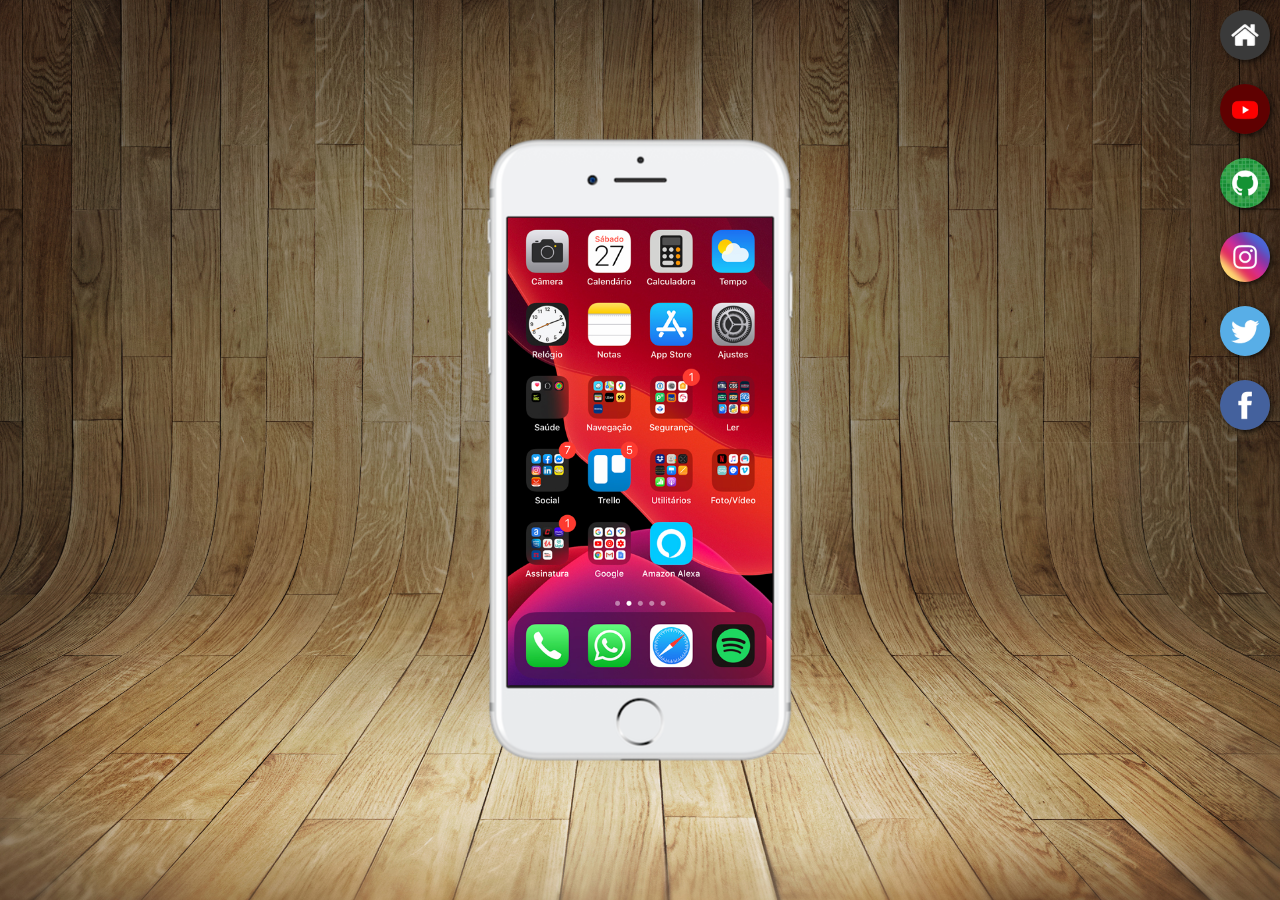
<file: index.html>
<!DOCTYPE html>
<html lang="pt-br">
<head>
    <meta charset="UTF-8">
    <meta name="viewport" content="width=device-width, initial-scale=1.0">
    <title>Projeto redes sociais</title>
    <link rel="shortcut icon" href="favicon.ico" type="image/x-icon">
    <link rel="stylesheet" href="estilos/style.css">
</head>
<body>
     <main>
        <section id="redes-sociais">
            <a href="home.html" target="tela">
                <img src="imagens/logo-home.jpg" alt="">
            </a>
            <br>
            <a href="youtube.html" target="tela"><img src="imagens/logo-youtube.jpg" alt=""></img></a>
            <br>
            <a href="github.html" target="tela"><img src="imagens/logo-github.jpg" alt=""> </a>
            <br>
            <a href="instagram.html" target="tela"><img src="imagens/logo-instagram.jpg" alt=""> </a>
            <br>
            <a href="twitter.html" target="tela">
                <img src="imagens/logo-twitter.jpg" alt="">
            </a>
            <br>
            <a href="facebook.html" target="tela"><img src="imagens/logo-facebook.jpg" alt=""></a>

        </section>
        
        <section id="telefone">
            <iframe src="home.html" name="tela" id="tela" frameborder="0">Seu navegador não é compativel.</iframe>

        </section>

     </main>
</body>
</html>
</file>
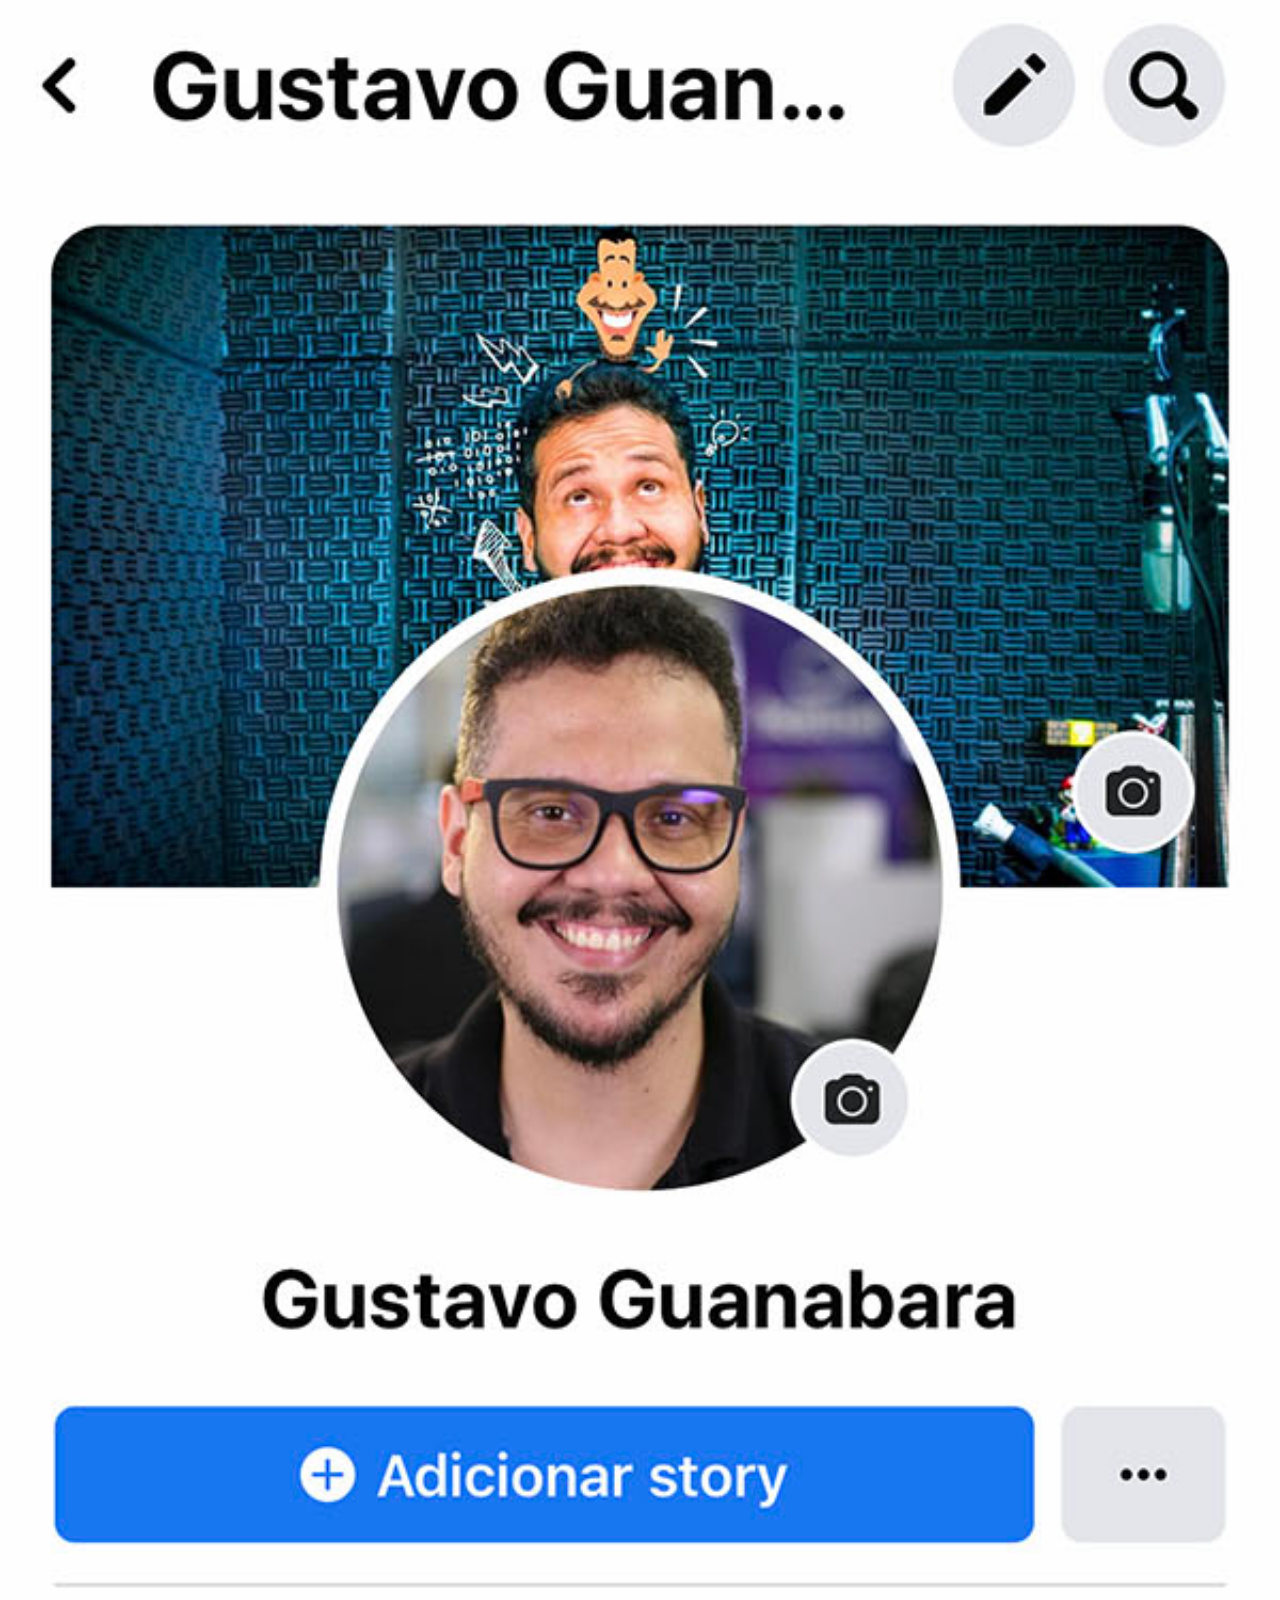
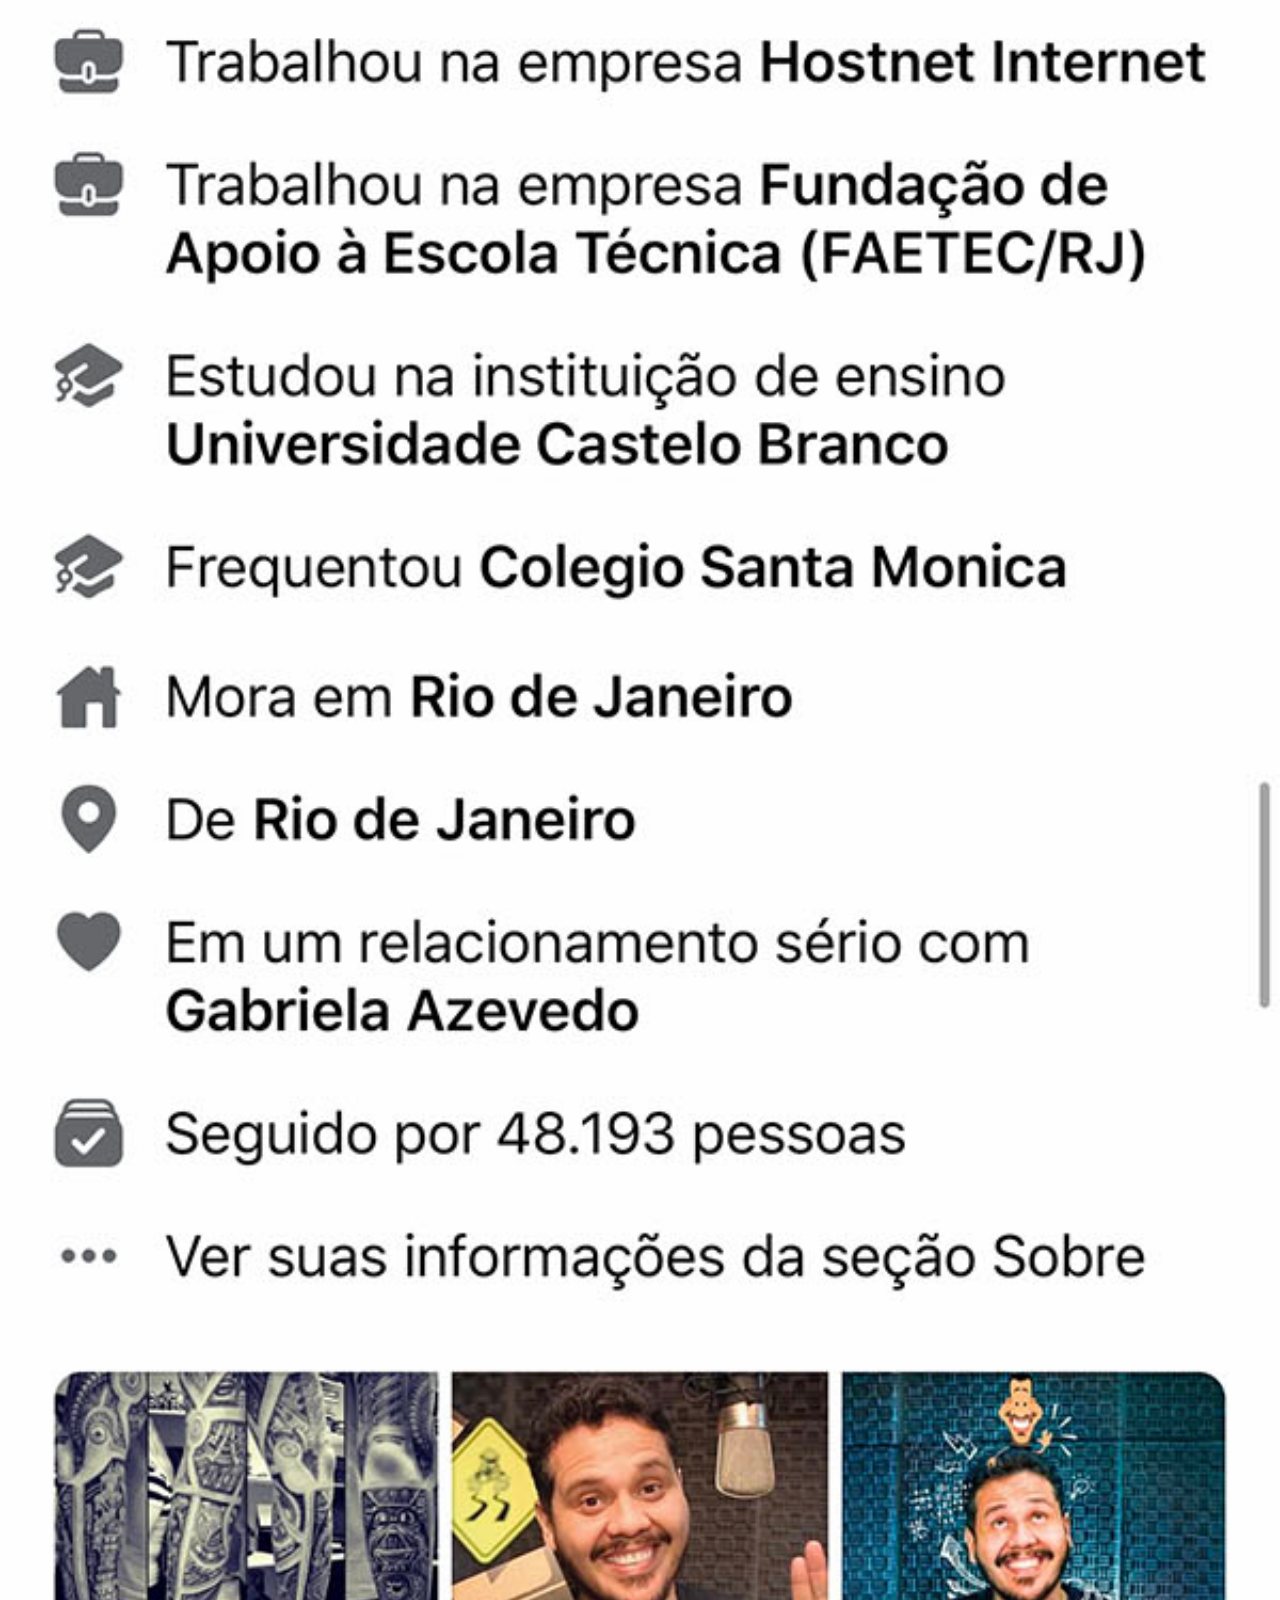
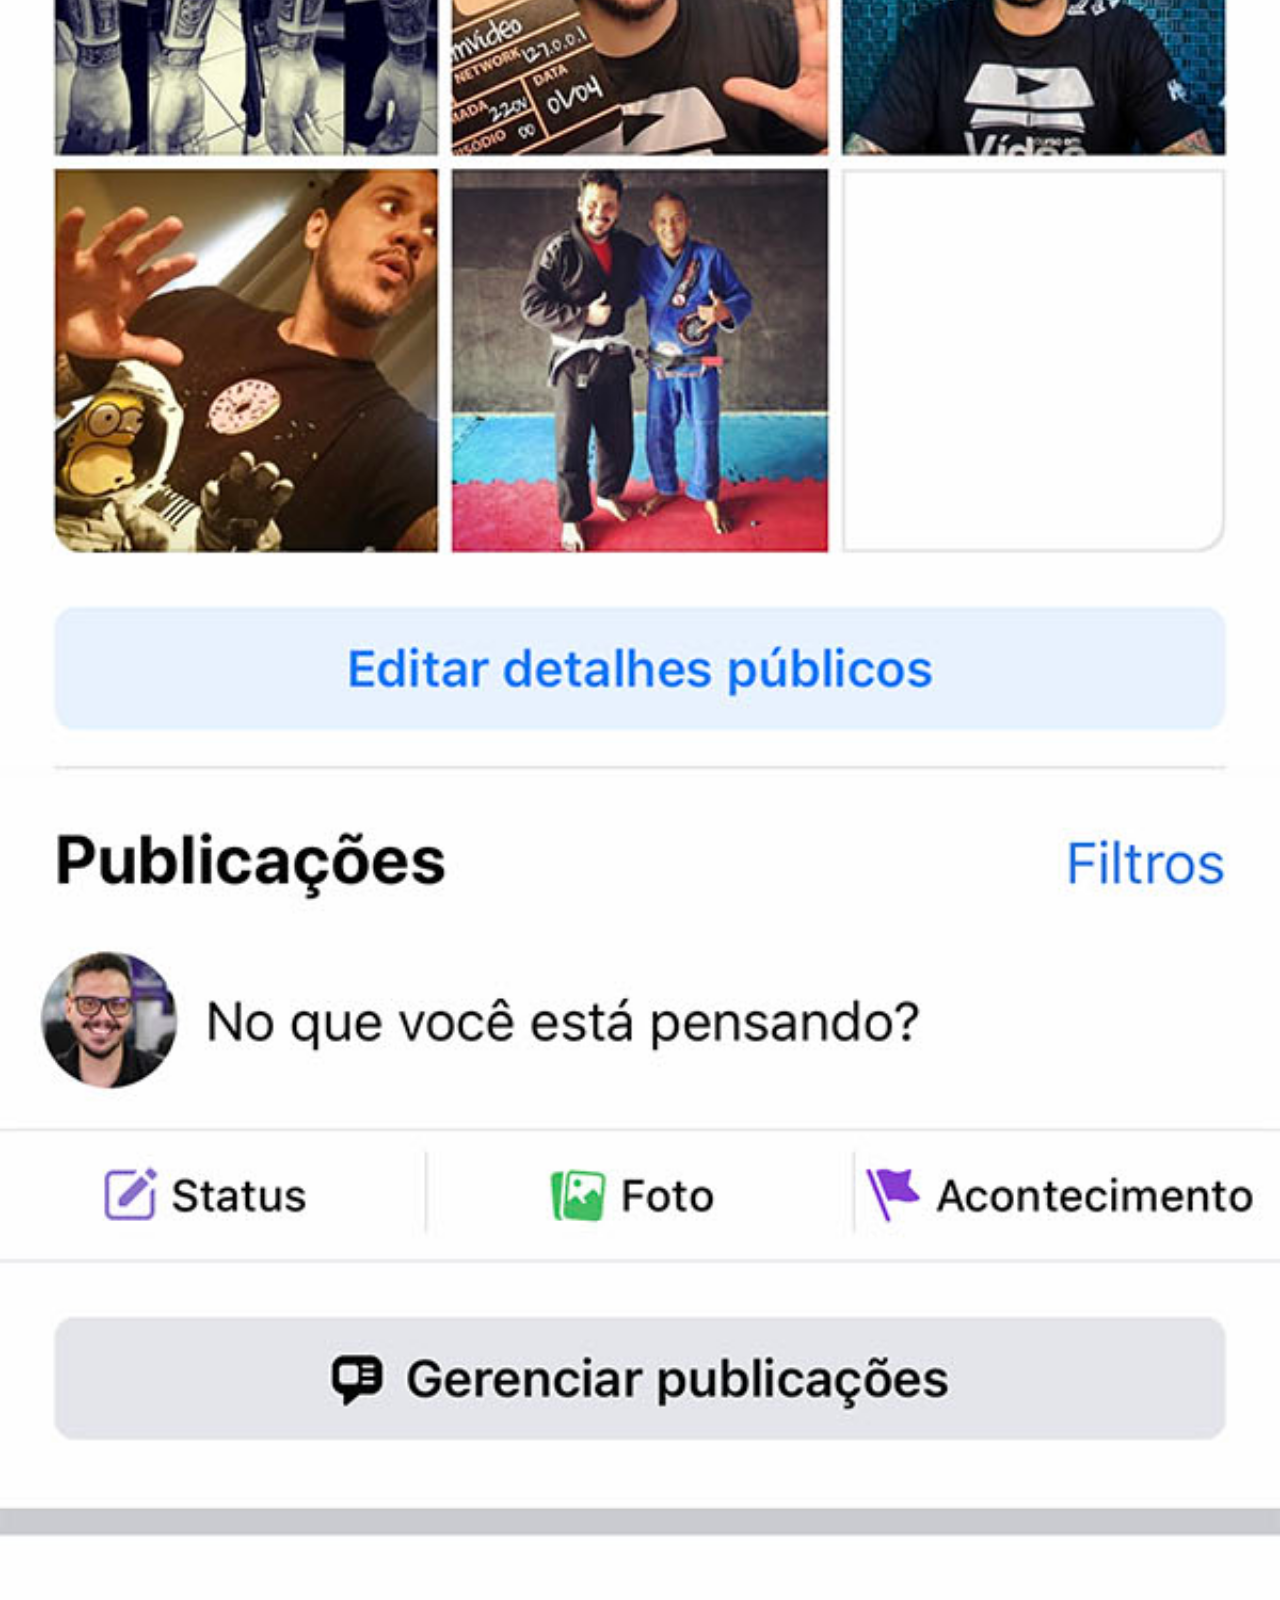
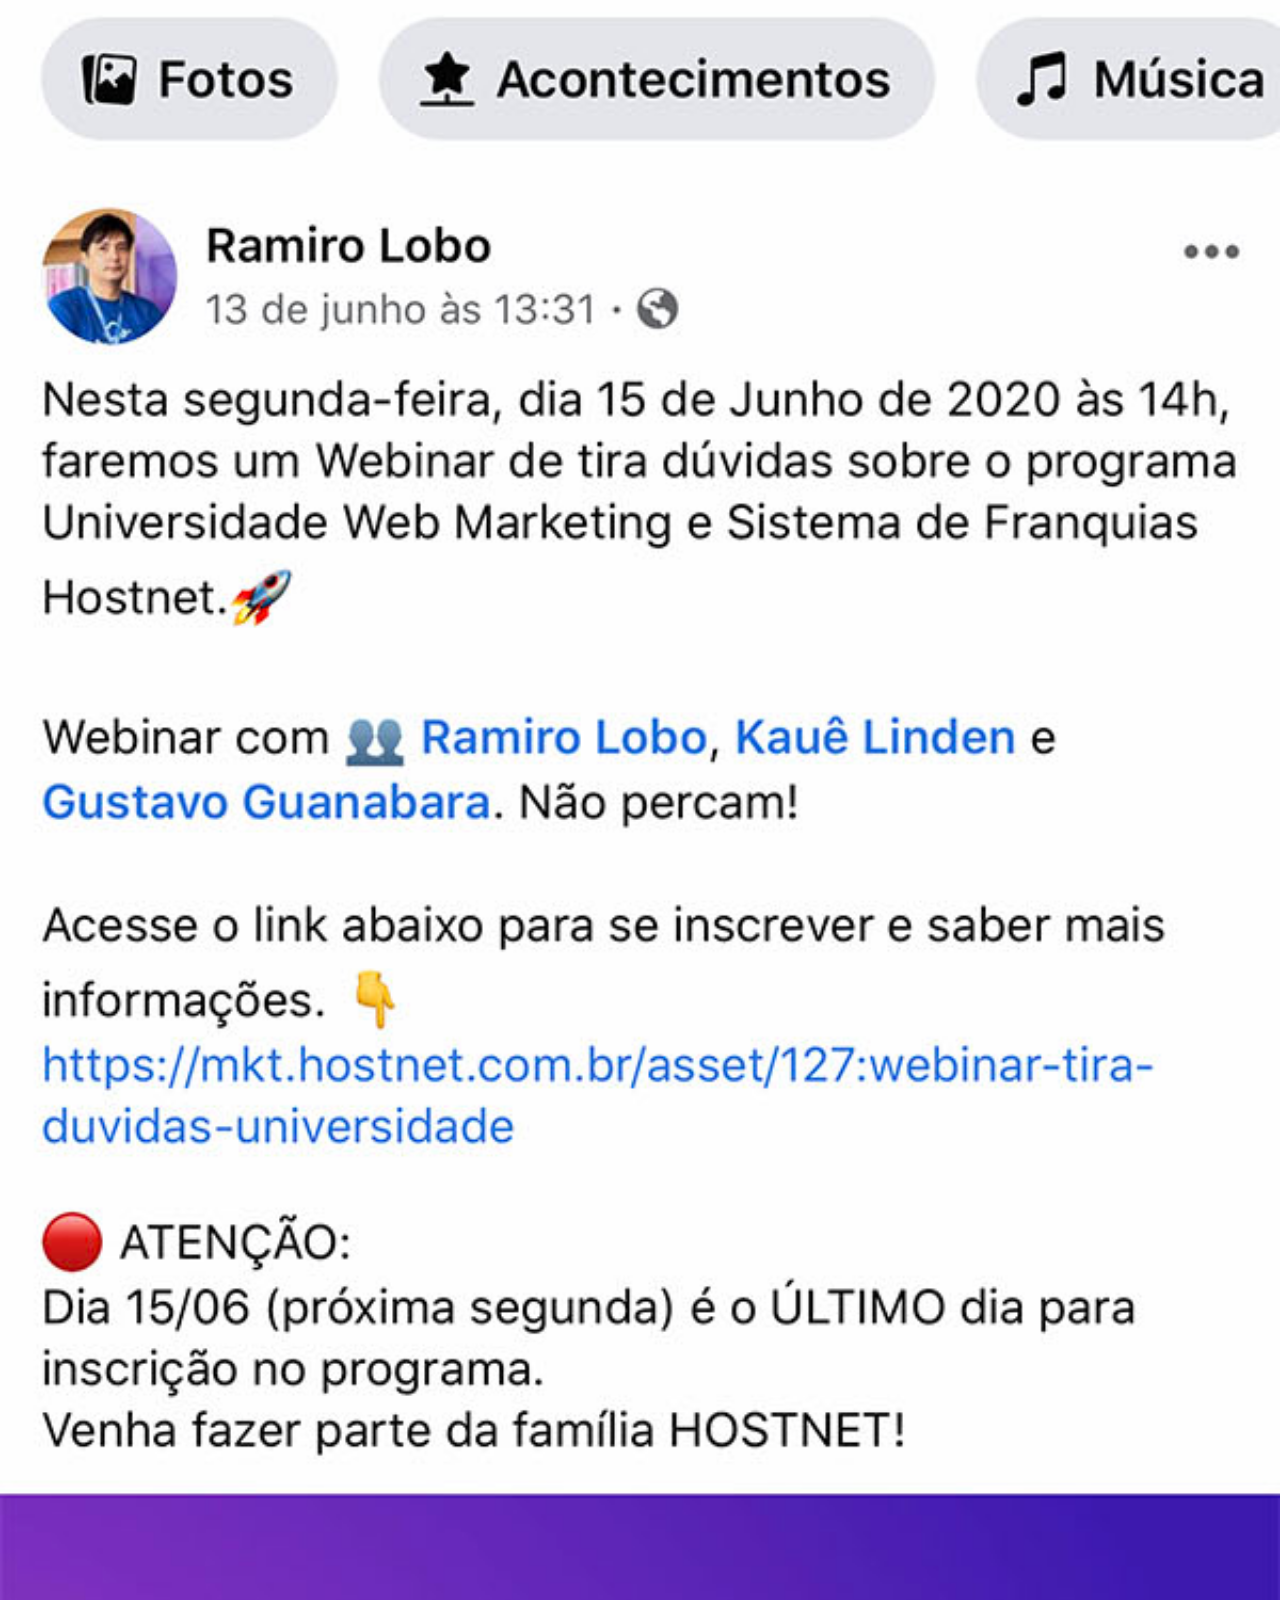
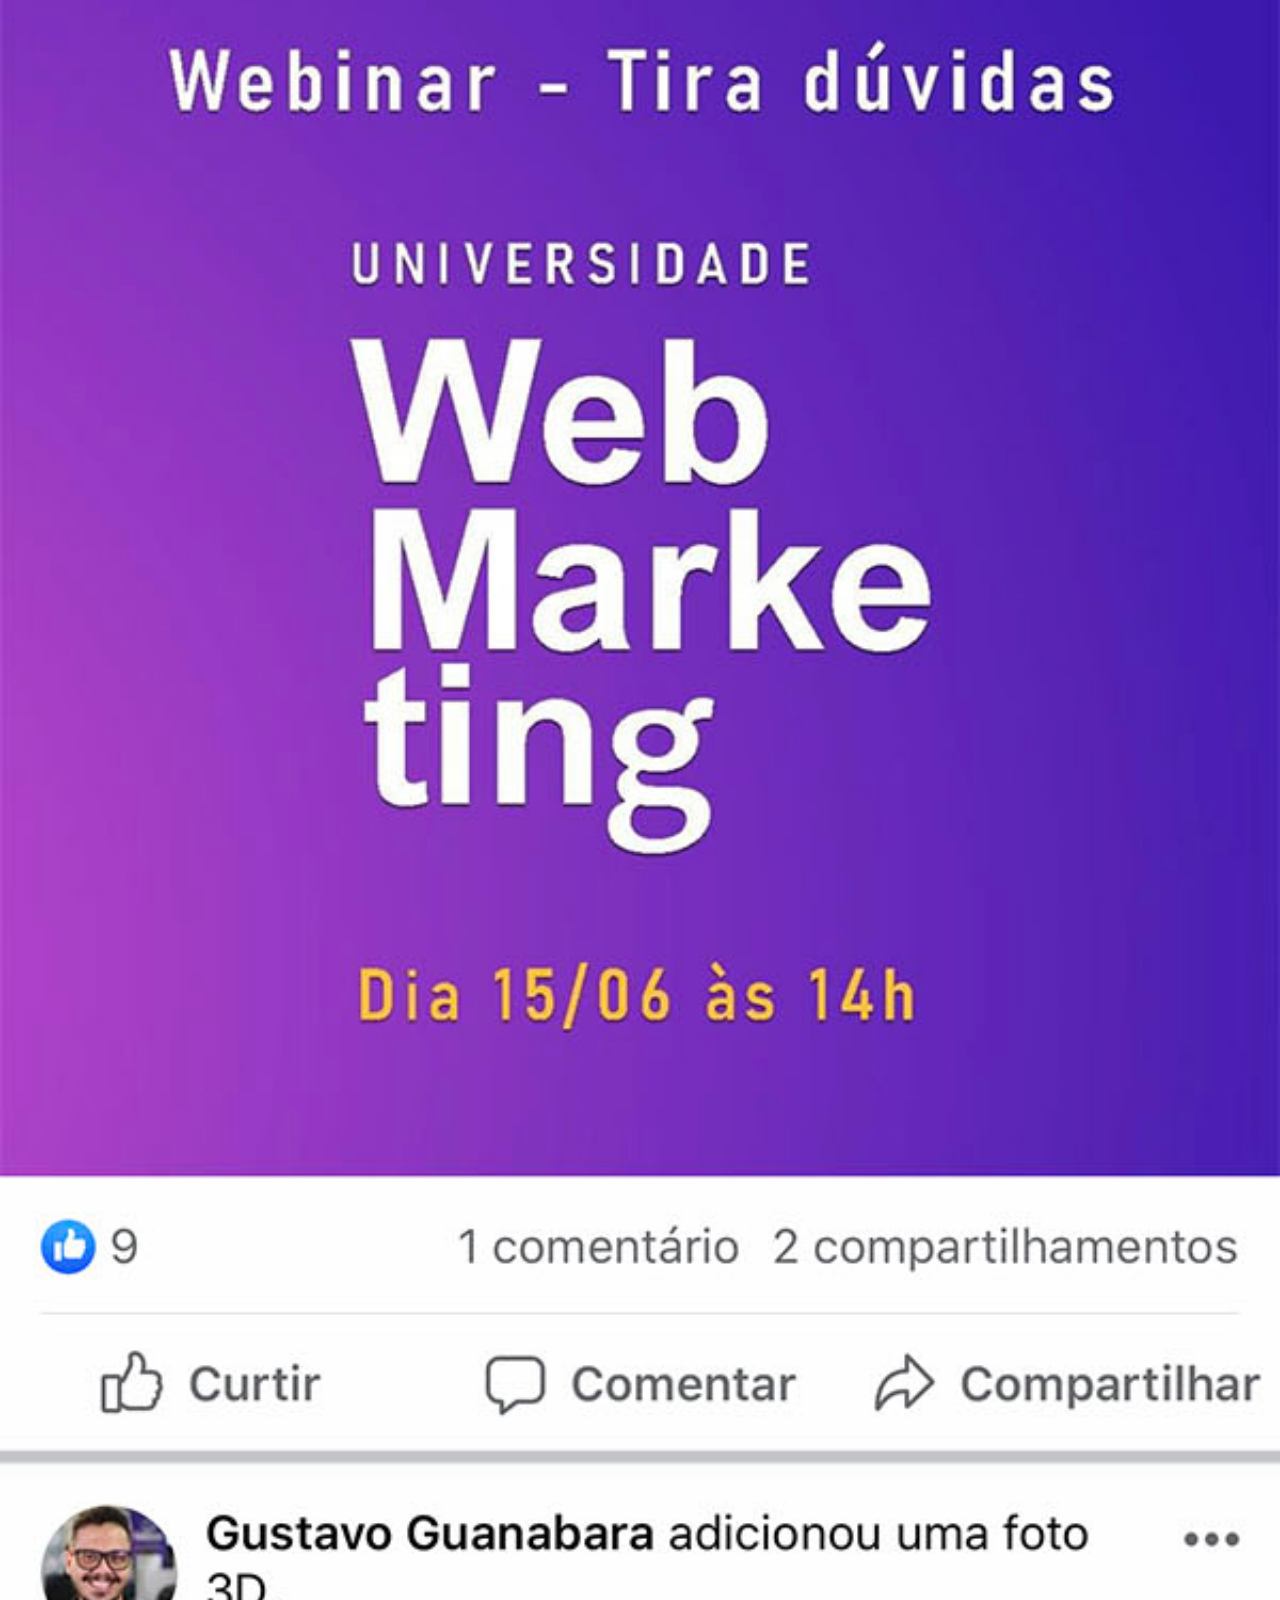
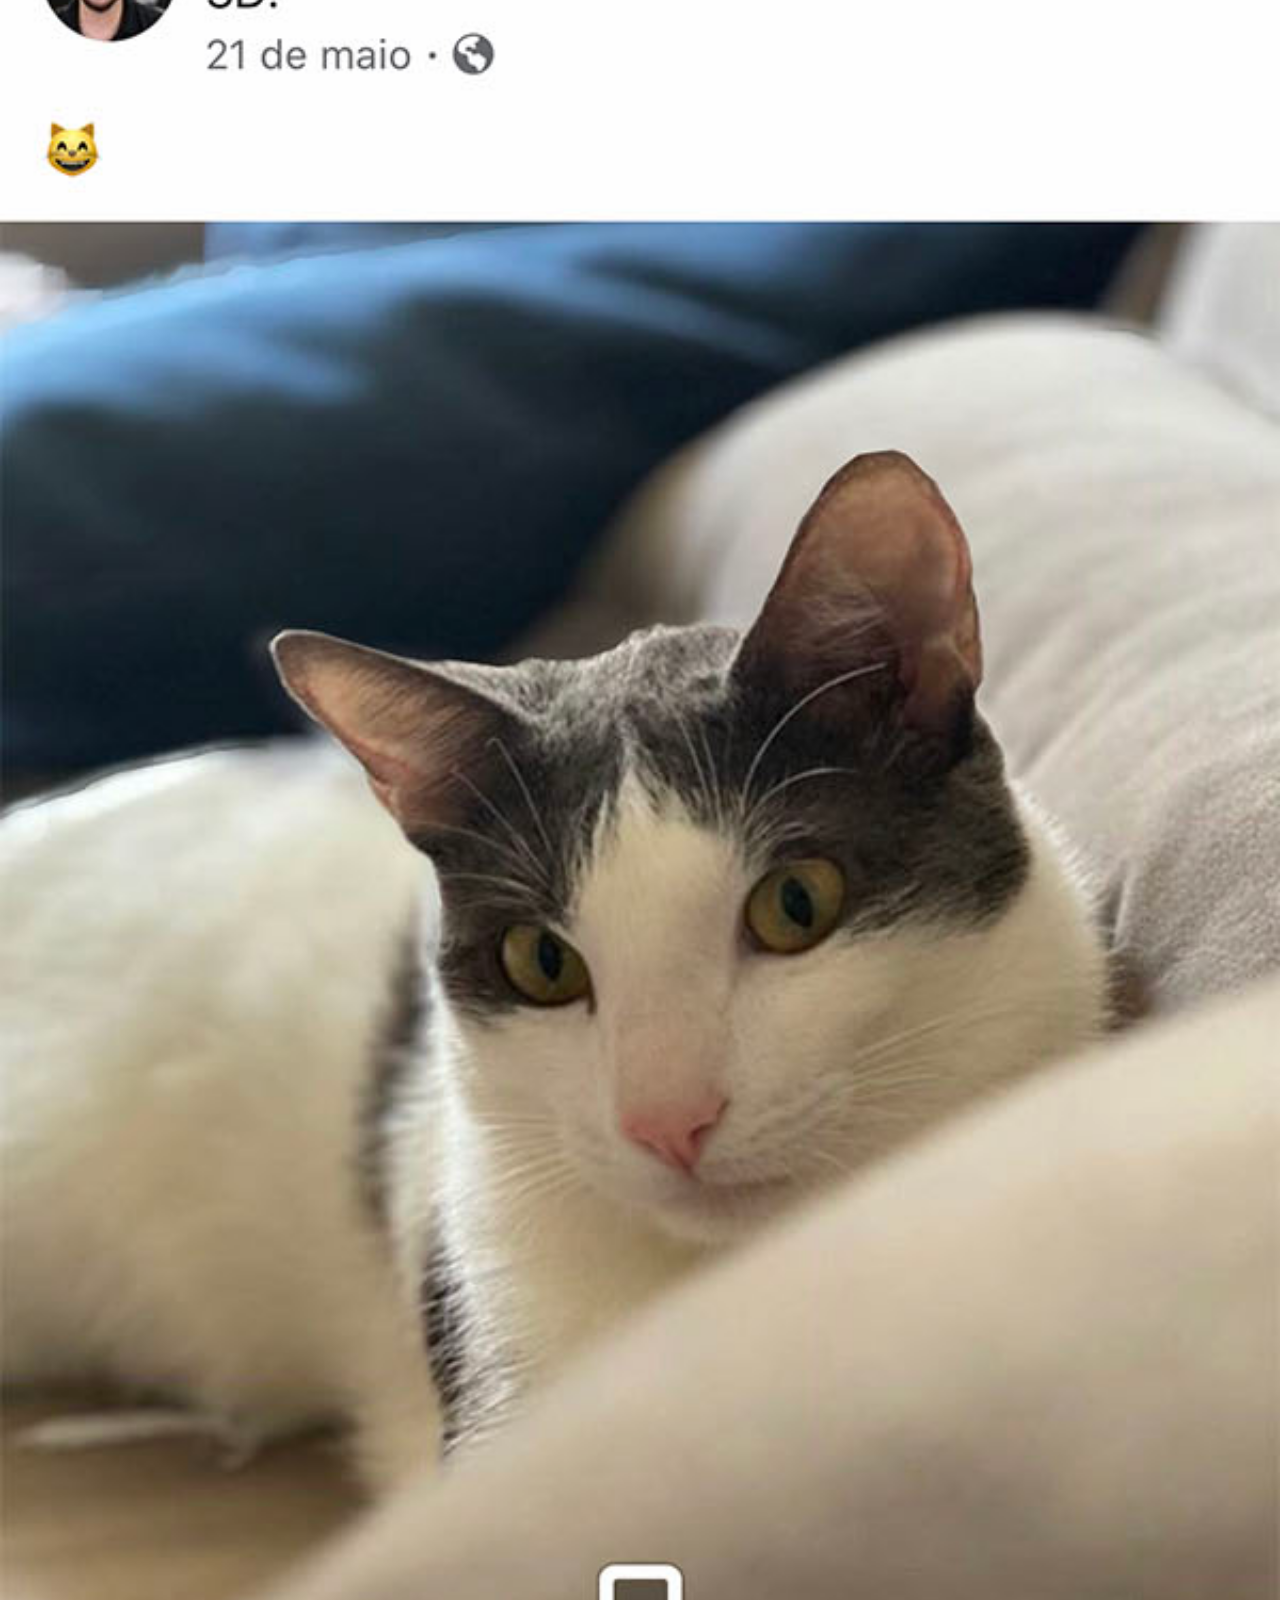
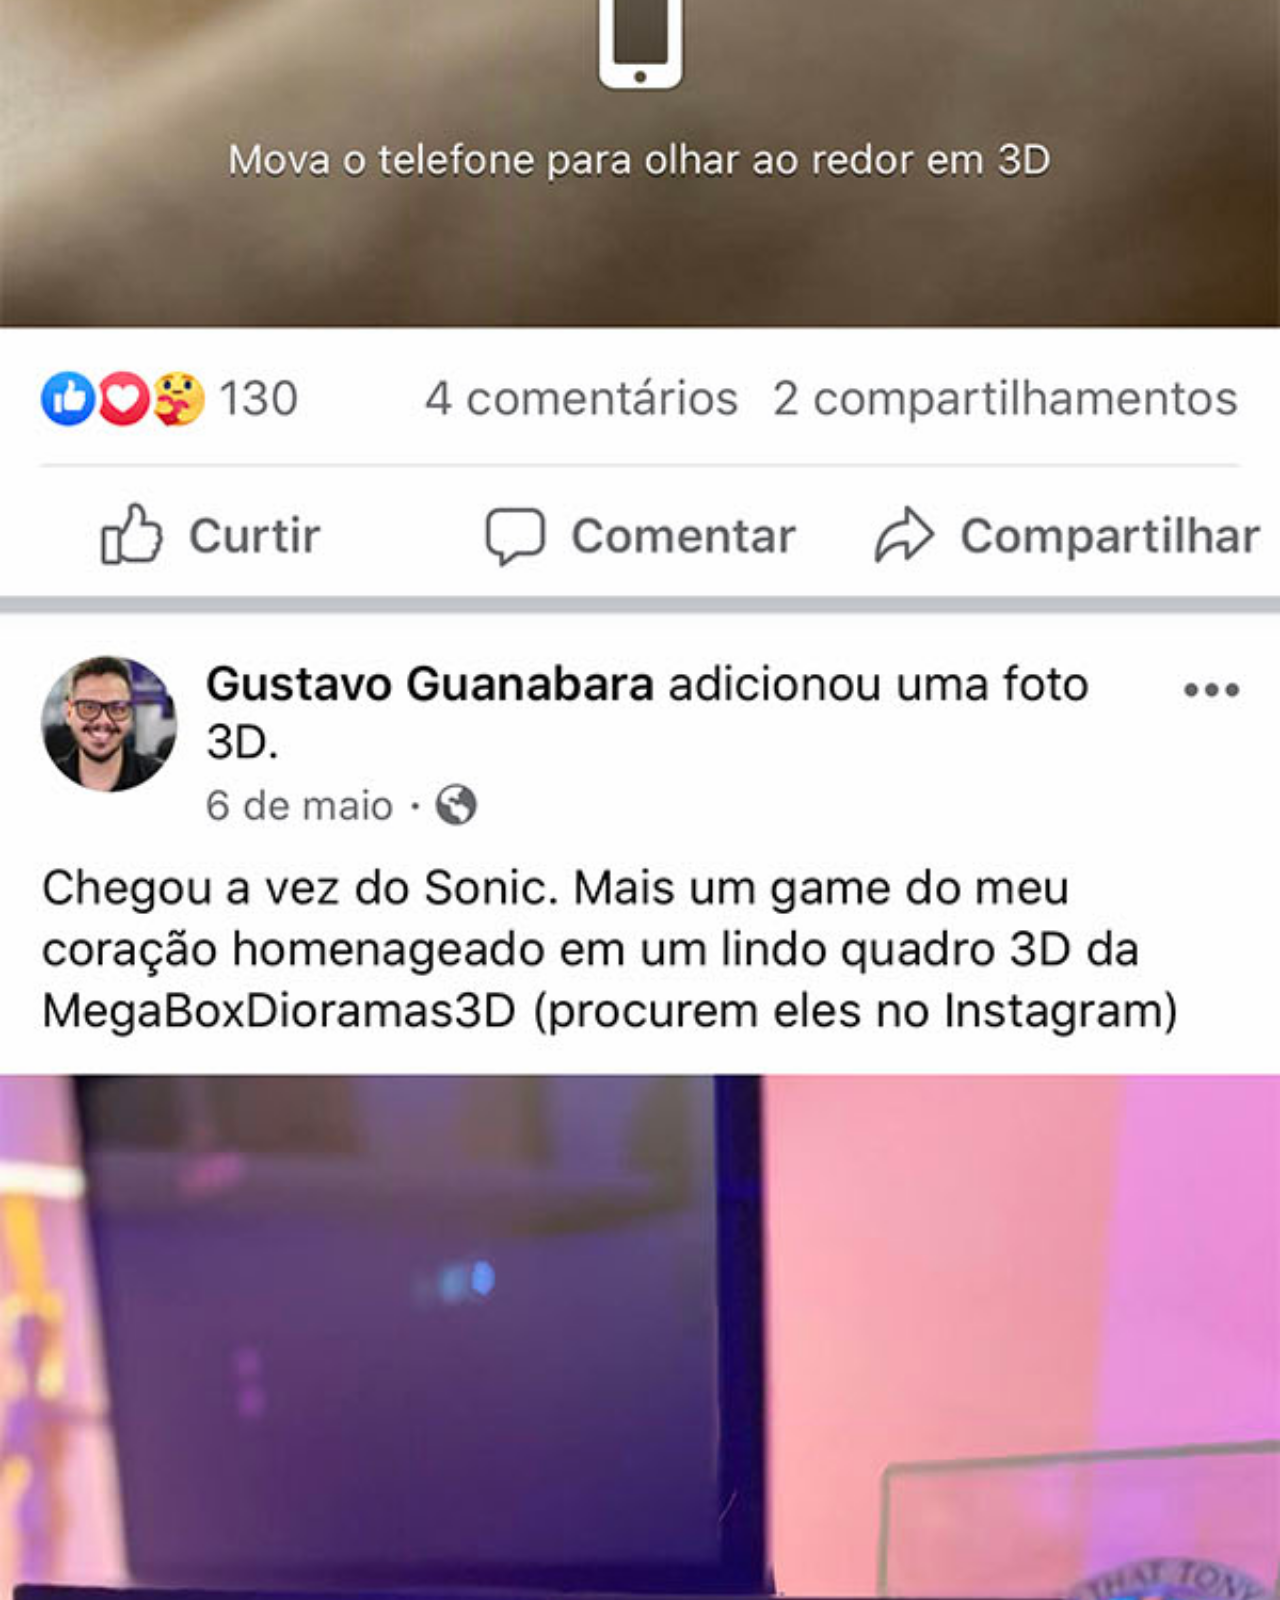
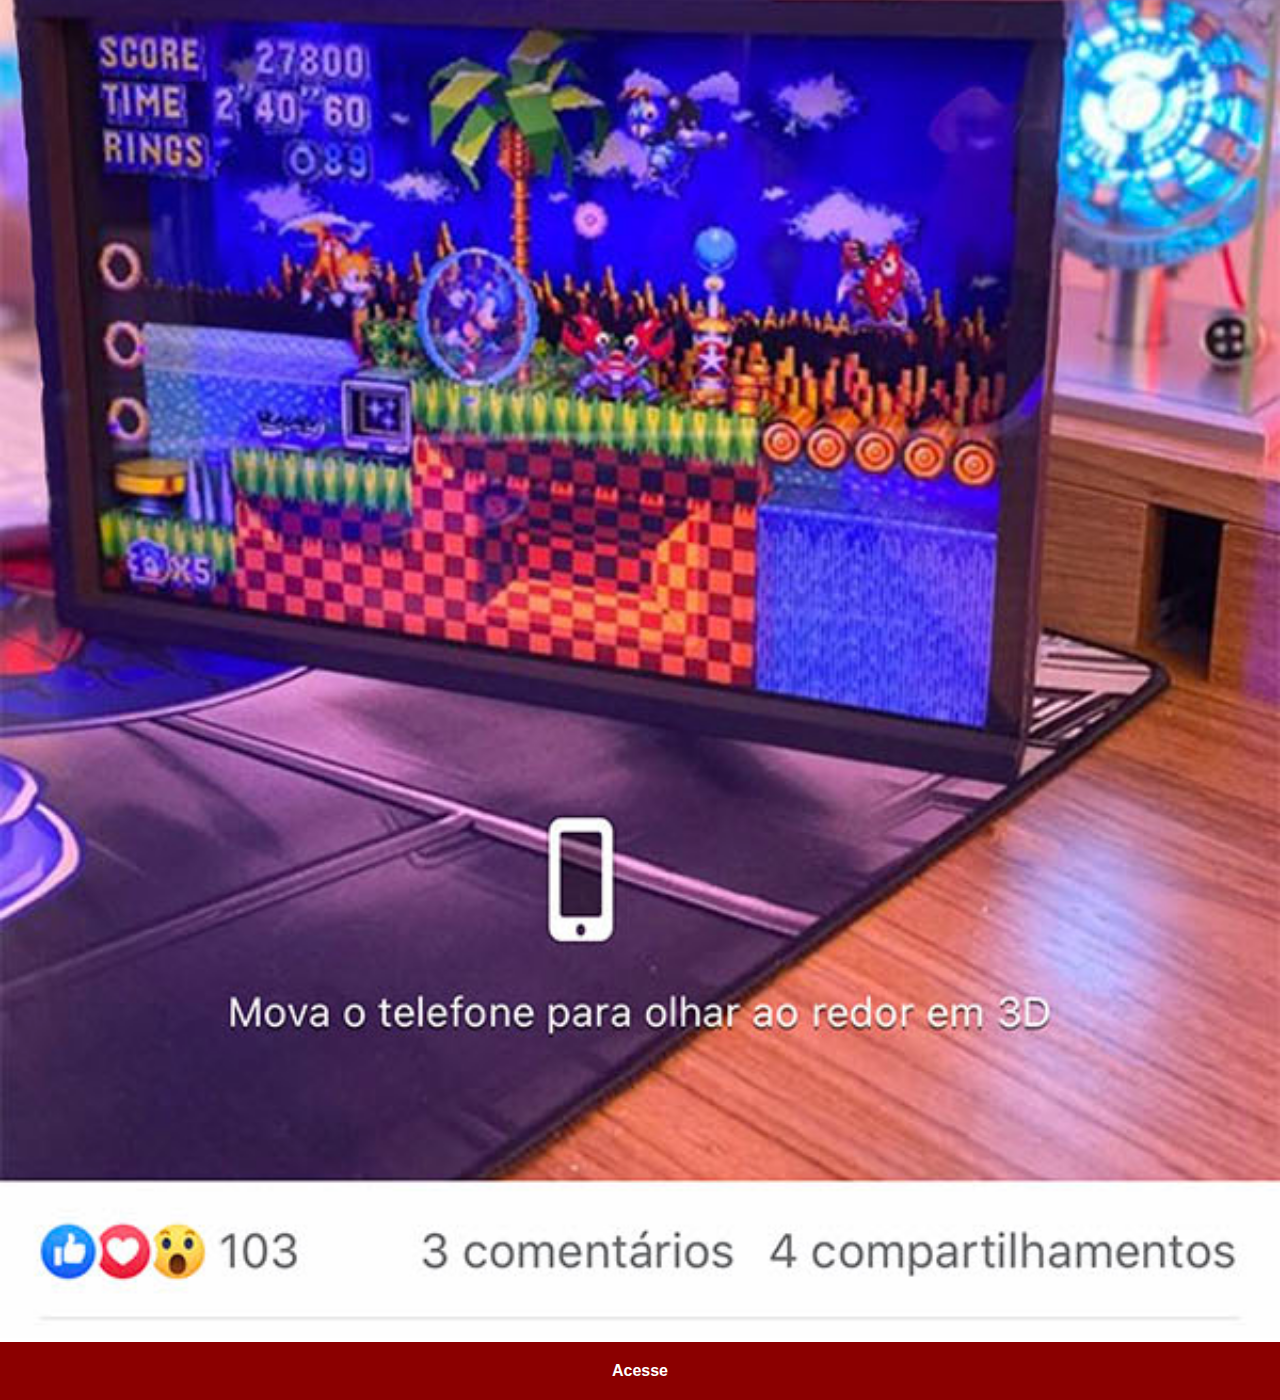
<file: facebook.html>
<!DOCTYPE html>
<html lang="pt-br">
<head>
    <meta charset="UTF-8">
    <meta name="viewport" content="width=device-width, initial-scale=1.0">
    <title>Facebook</title>
    <link rel="stylesheet" href="estilos/social.css">
</head>
<body>
    <img src="imagens/tela-facebook.jpg" alt="">
    <a href="facebook.com" target="_blank">Acesse</a>
</body>
</html>
</file>
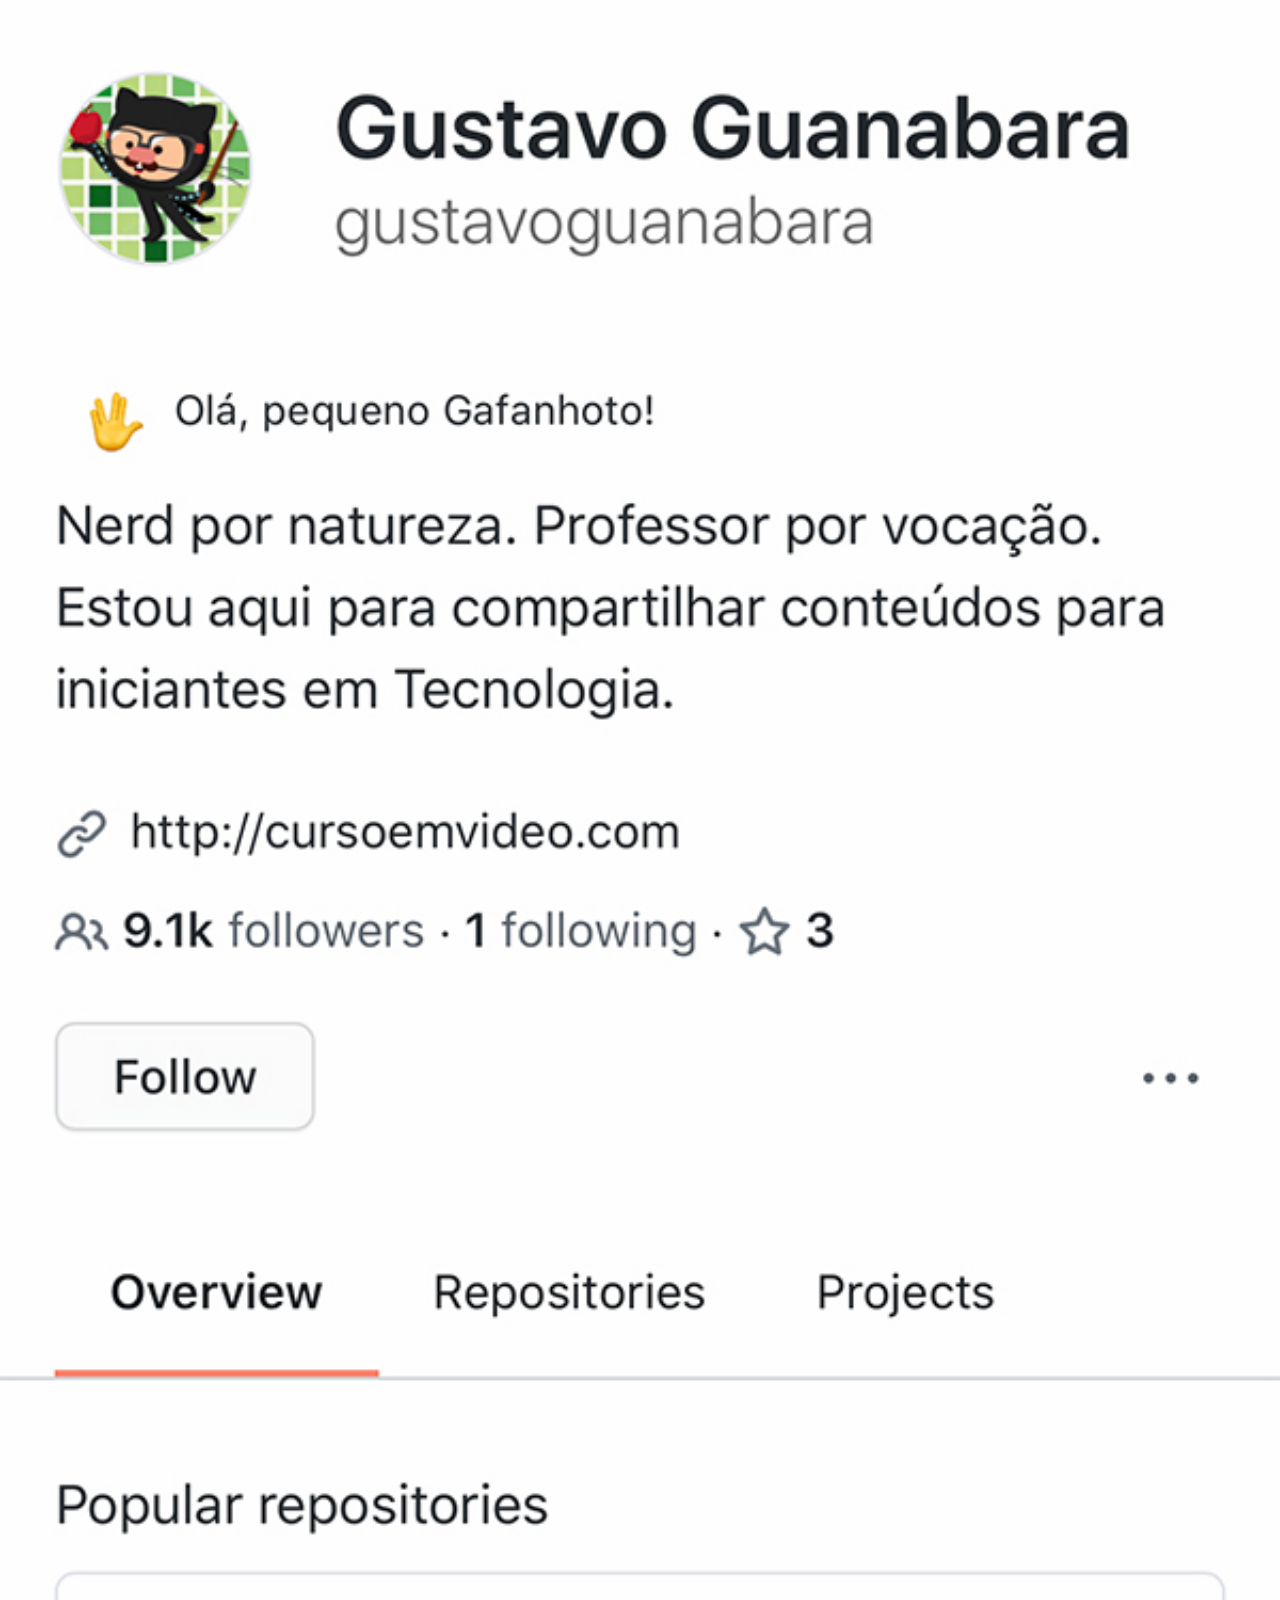
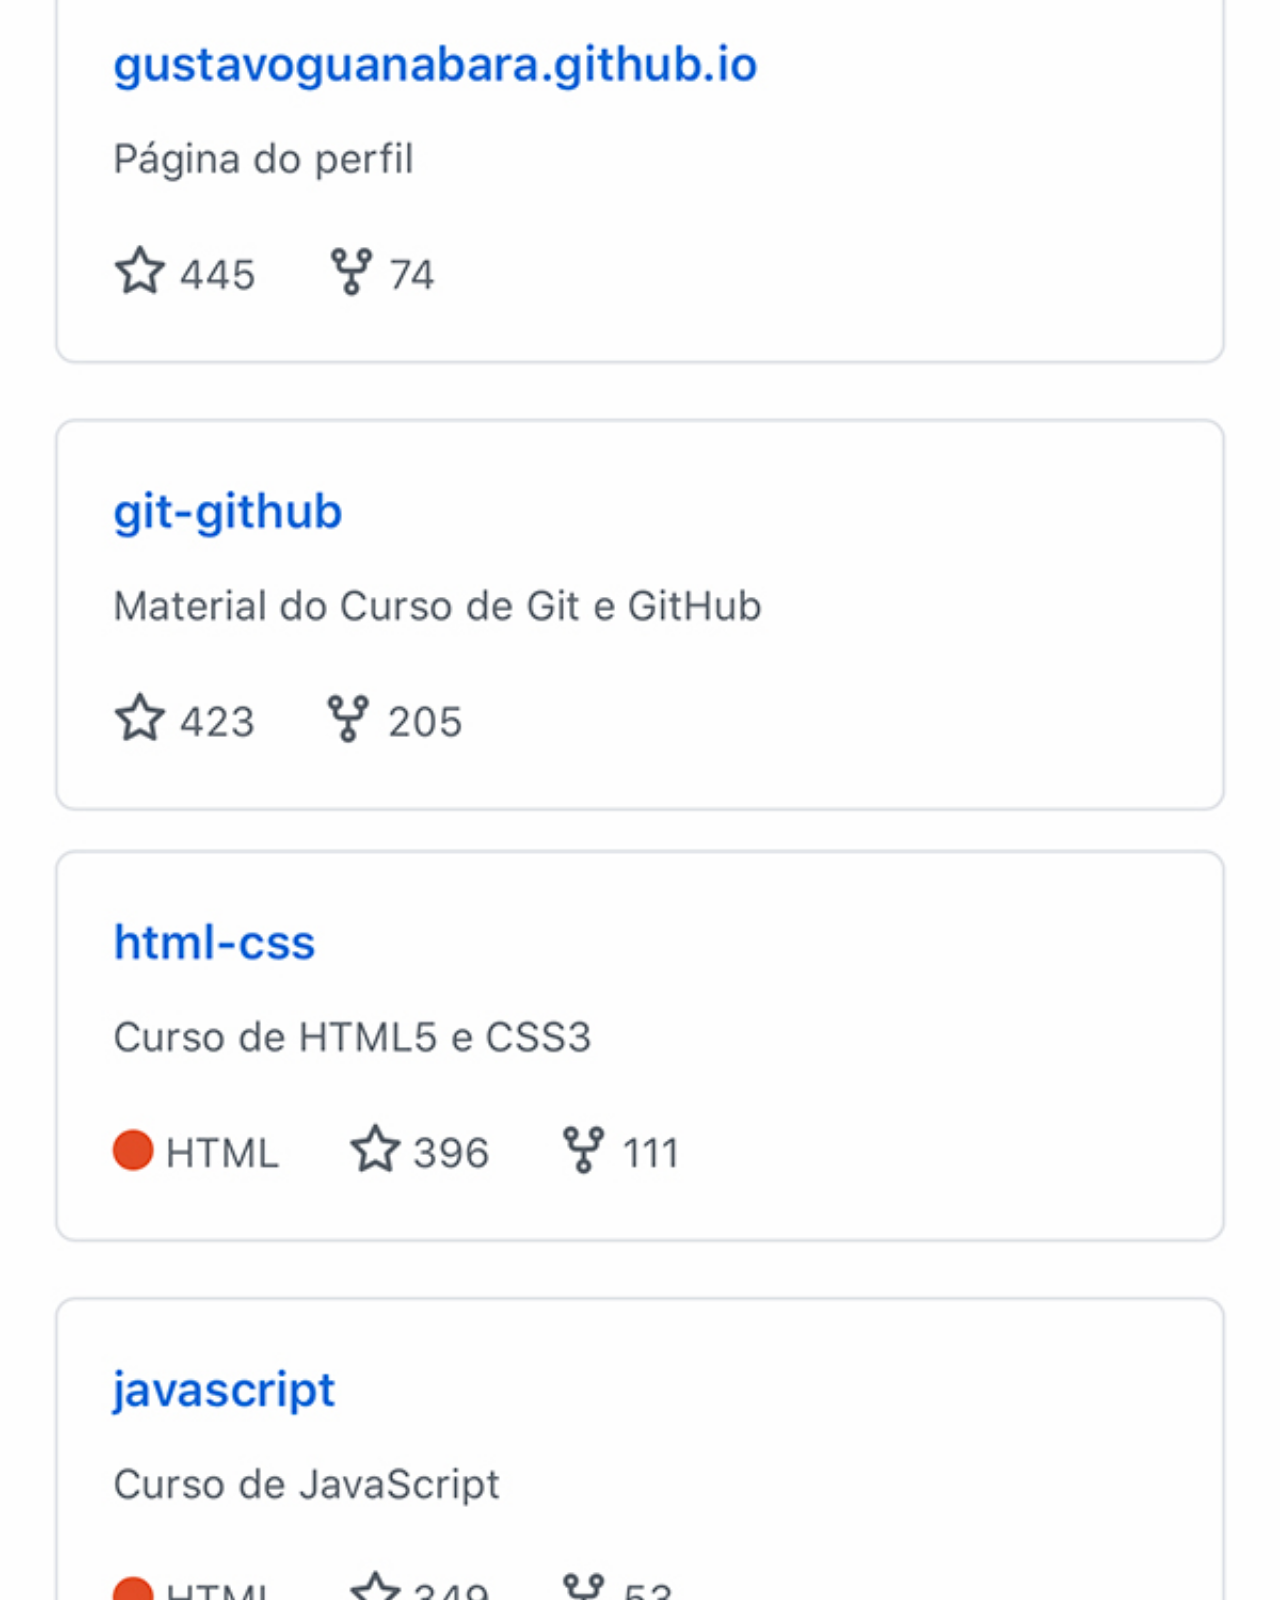
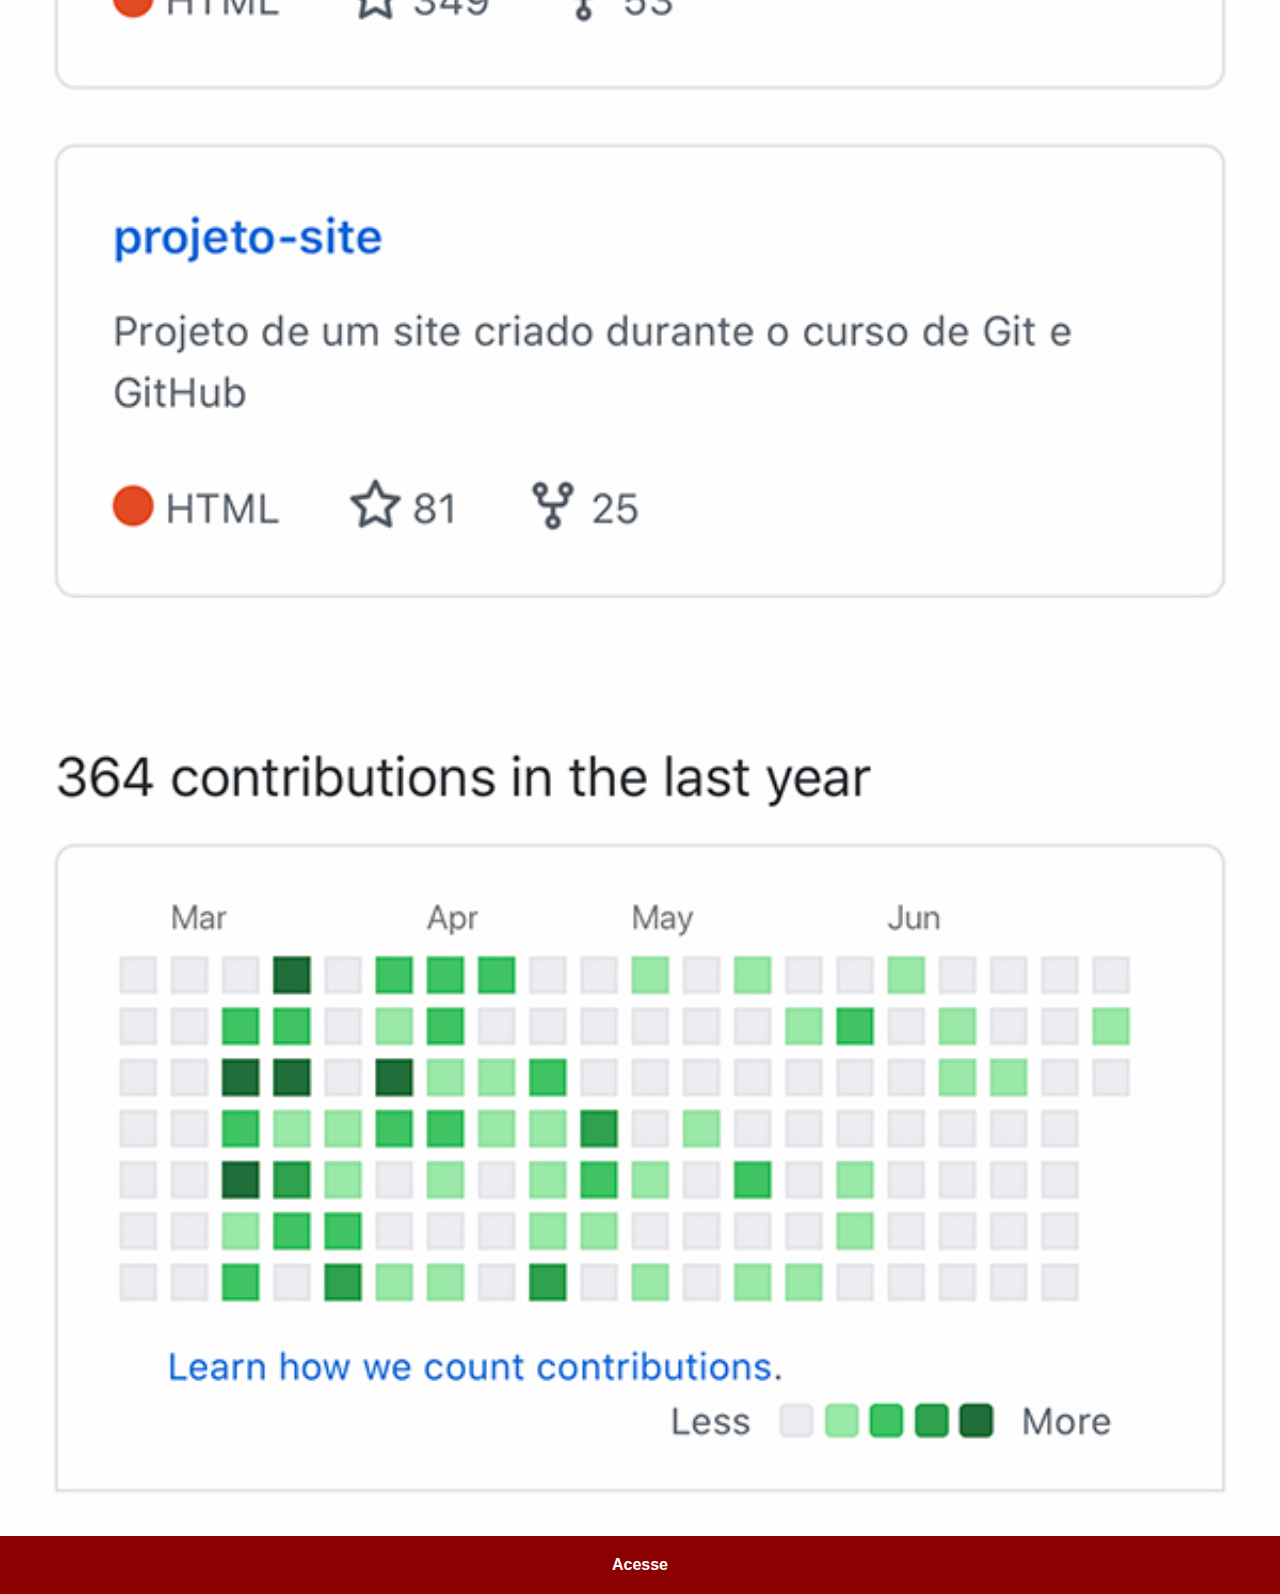
<file: github.html>
<!DOCTYPE html>
<html lang="pt-br">
<head>
    <meta charset="UTF-8">
    <meta name="viewport" content="width=device-width, initial-scale=1.0">
    <title>Github</title>
    <link rel="stylesheet" href="estilos/social.css">
</head>
<body>
    <img src="imagens/tela-github.jpg" alt="">
    <a href="https://github.com/gustavoguanabara" target="_blank">Acesse</a>
</body>
</html>
</file>
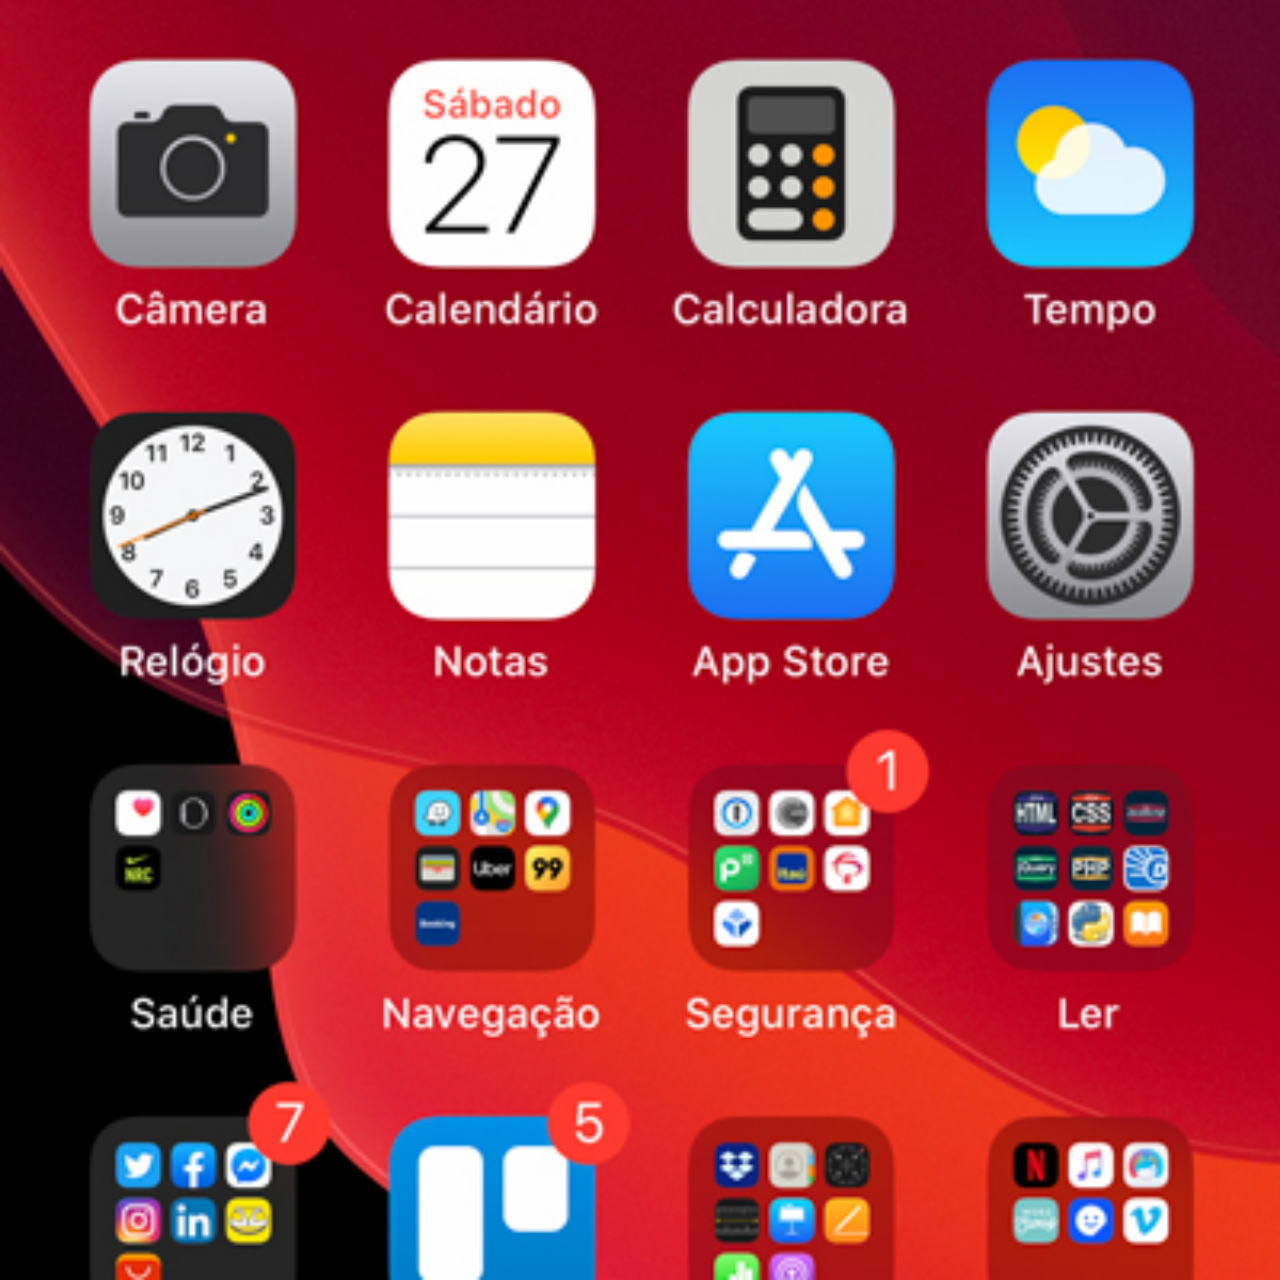
<file: home.html>
<!DOCTYPE html>
<html lang="pt-br">
<head>
    <meta charset="UTF-8">
    <meta name="viewport" content="width=device-width, initial-scale=1.0">
    <title>Home</title>
    <style>
        * {
            margin: 0px;
            padding: 0px;
        }
        body {
            width: 100vw;
            height: 100vw;
            background: black url(imagens/tela-home.jpg) no-repeat top center;
            background-size: cover;
            
        }


    </style>
</head>
<body>
    
</body>
</html>
</file>
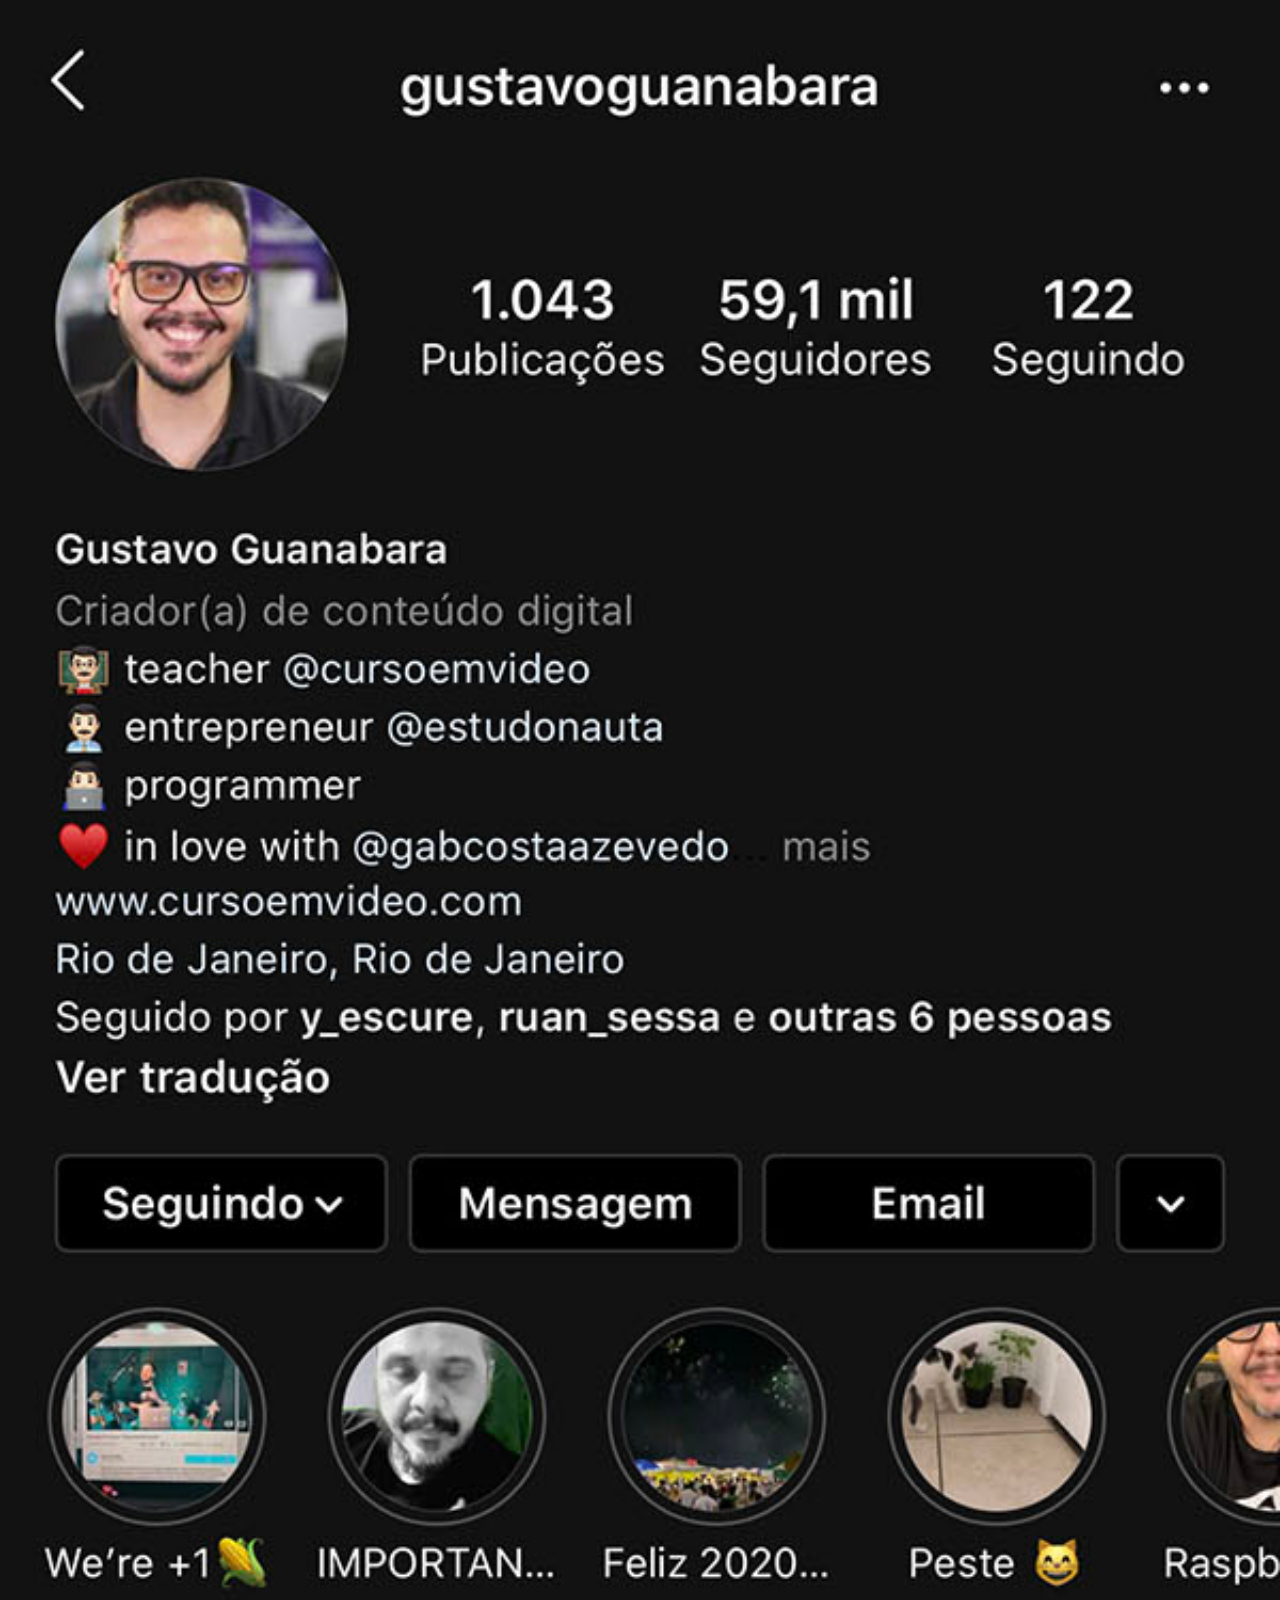
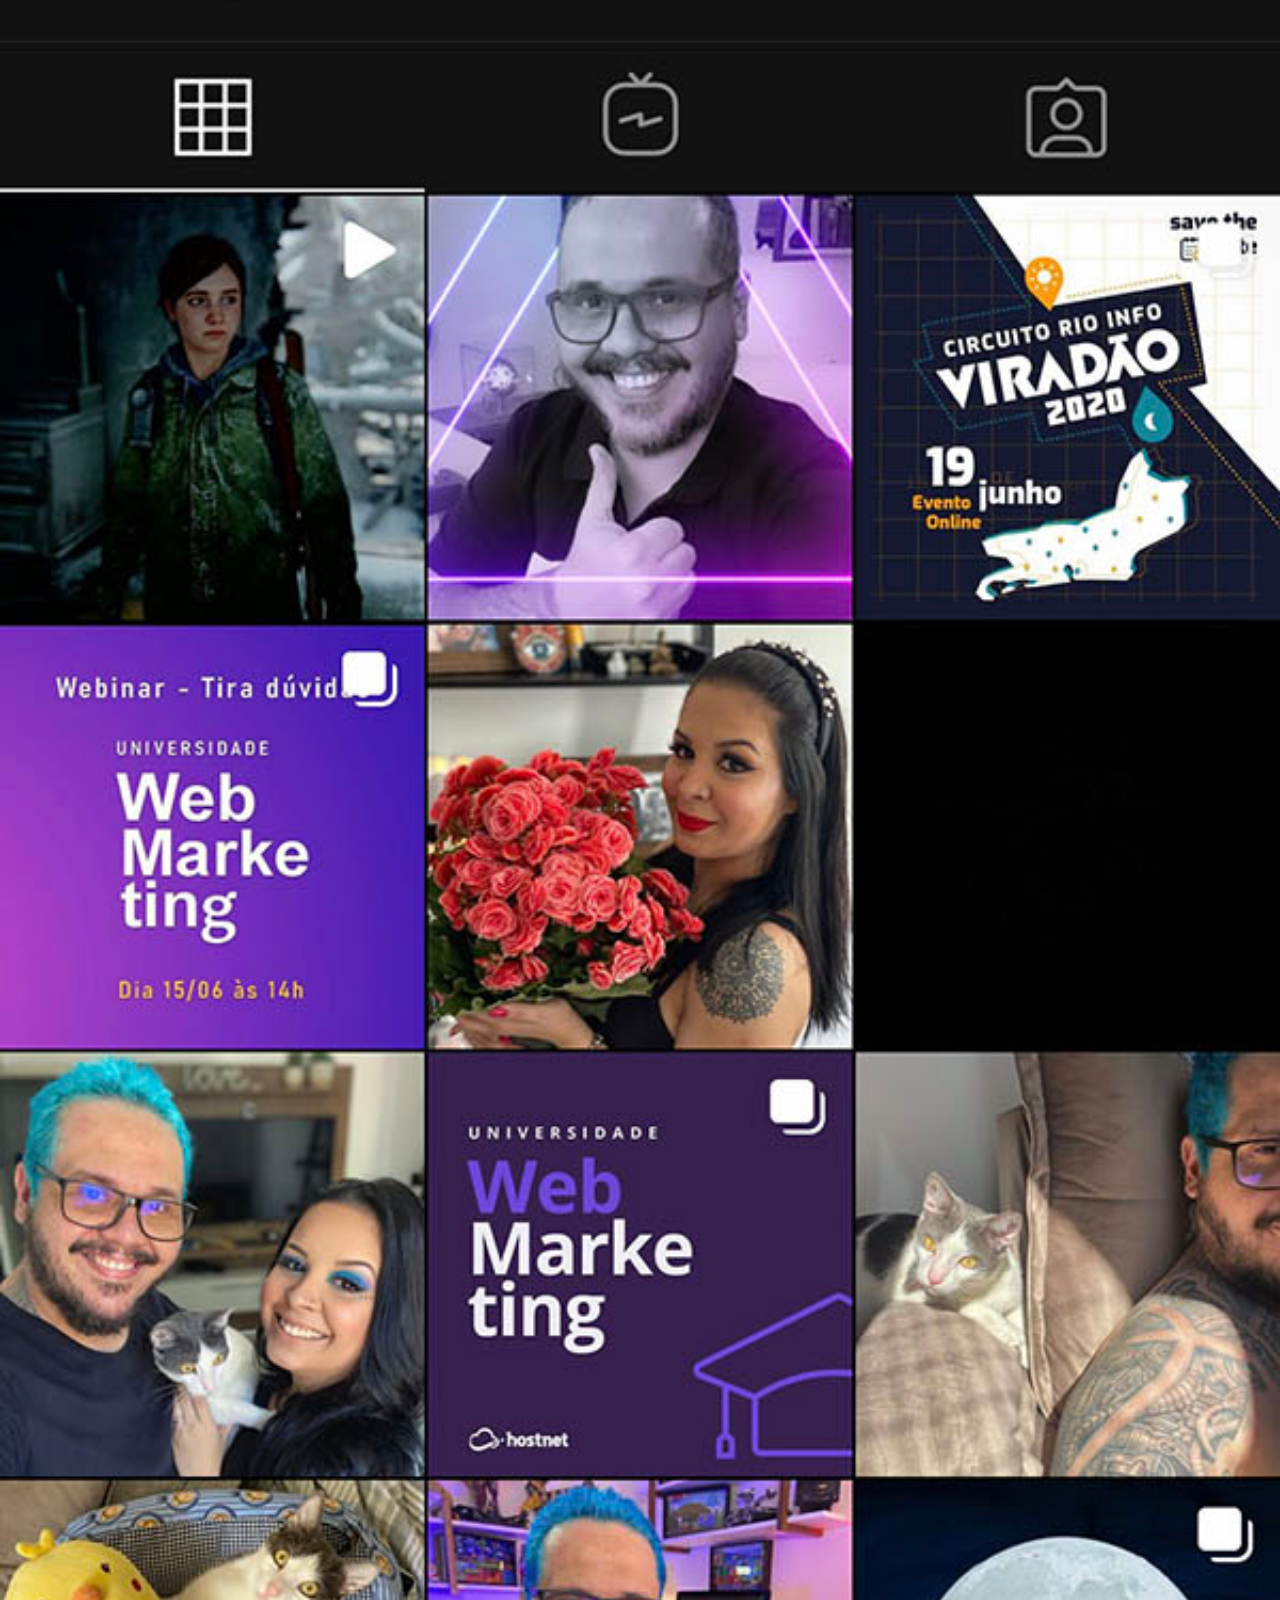
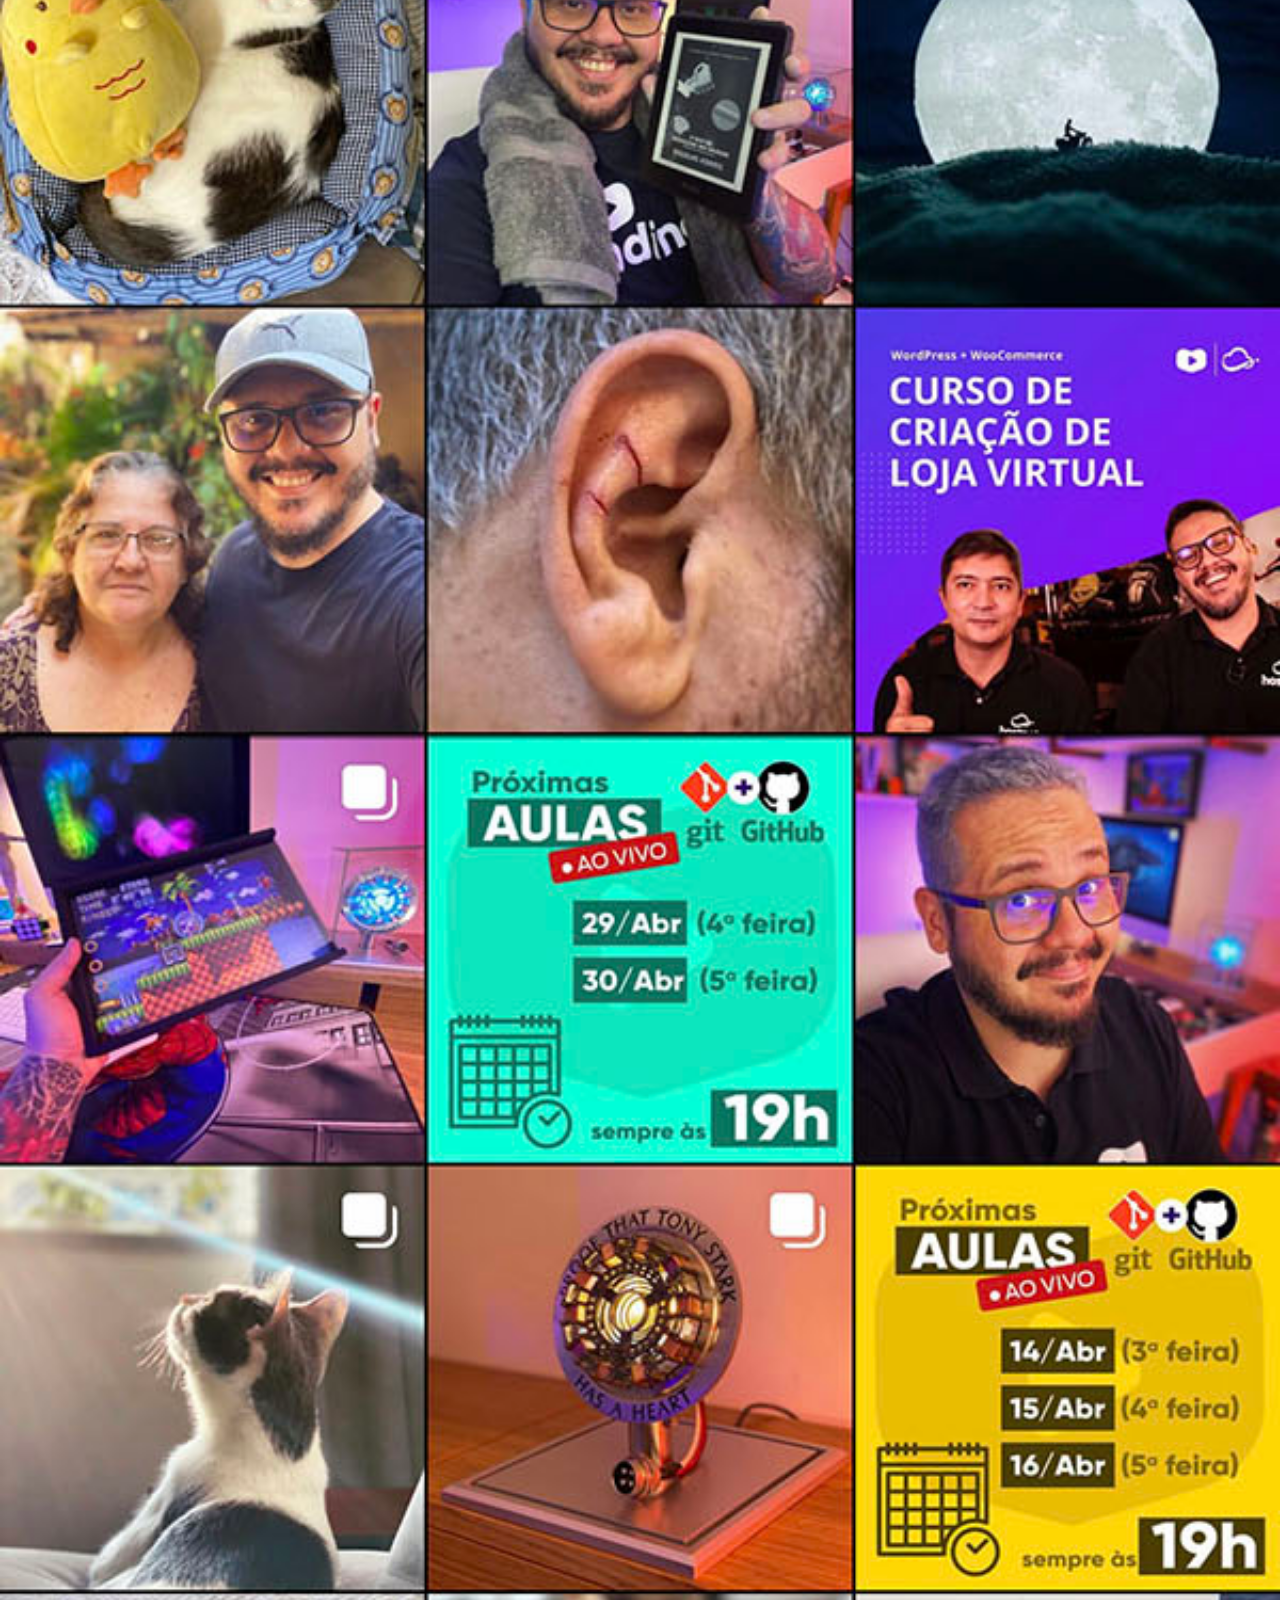
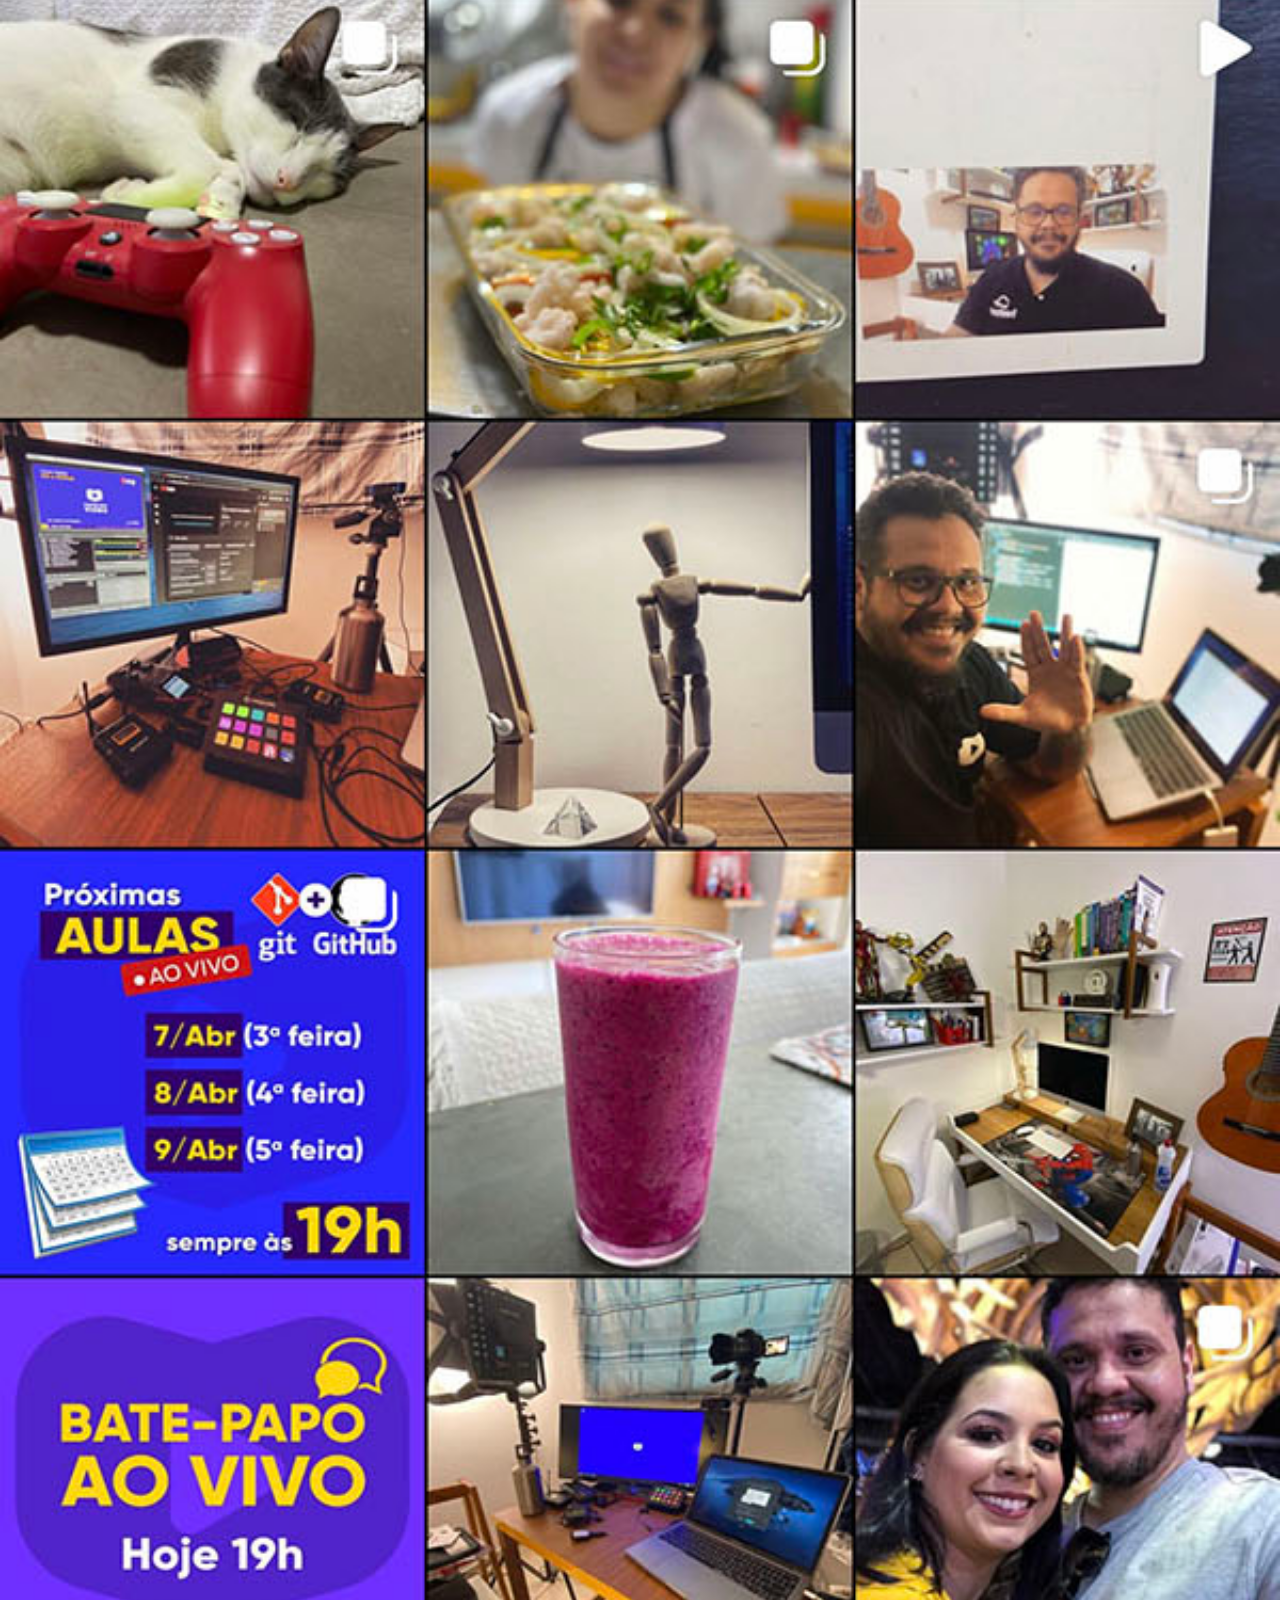
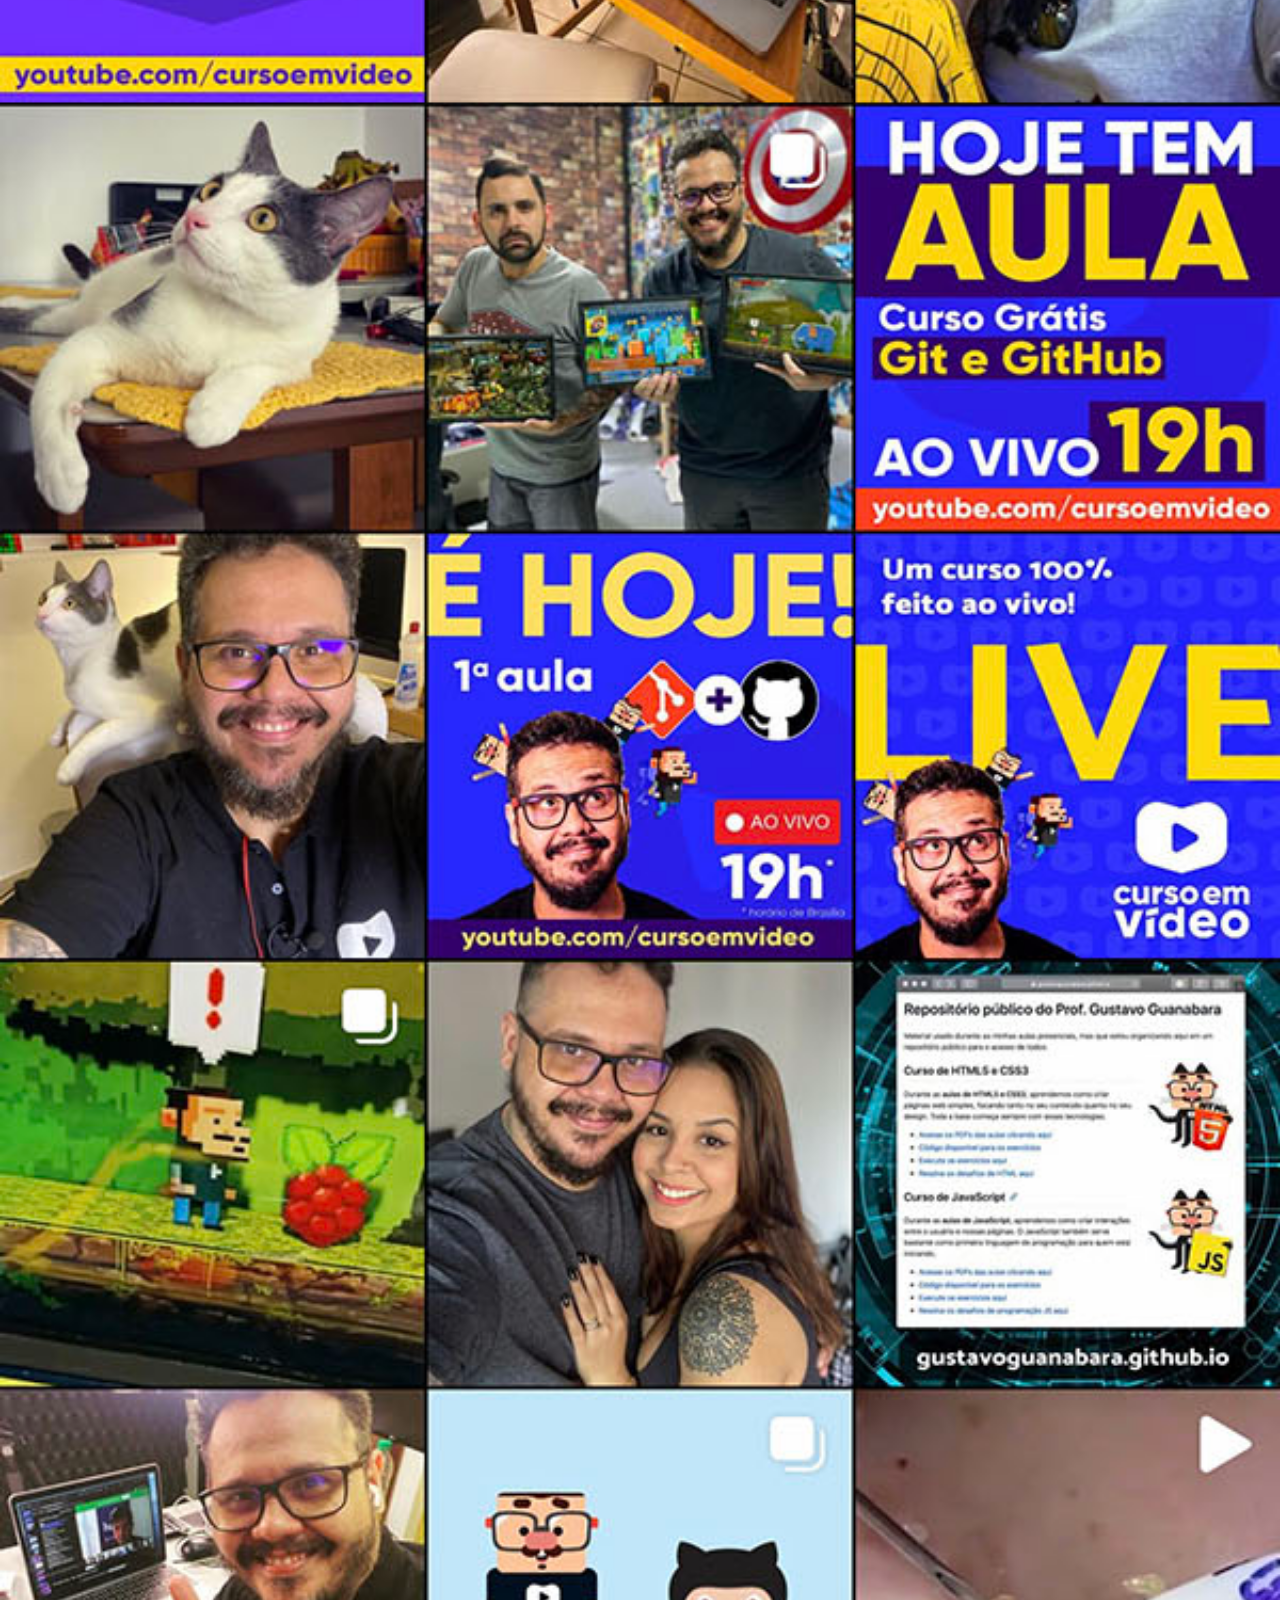
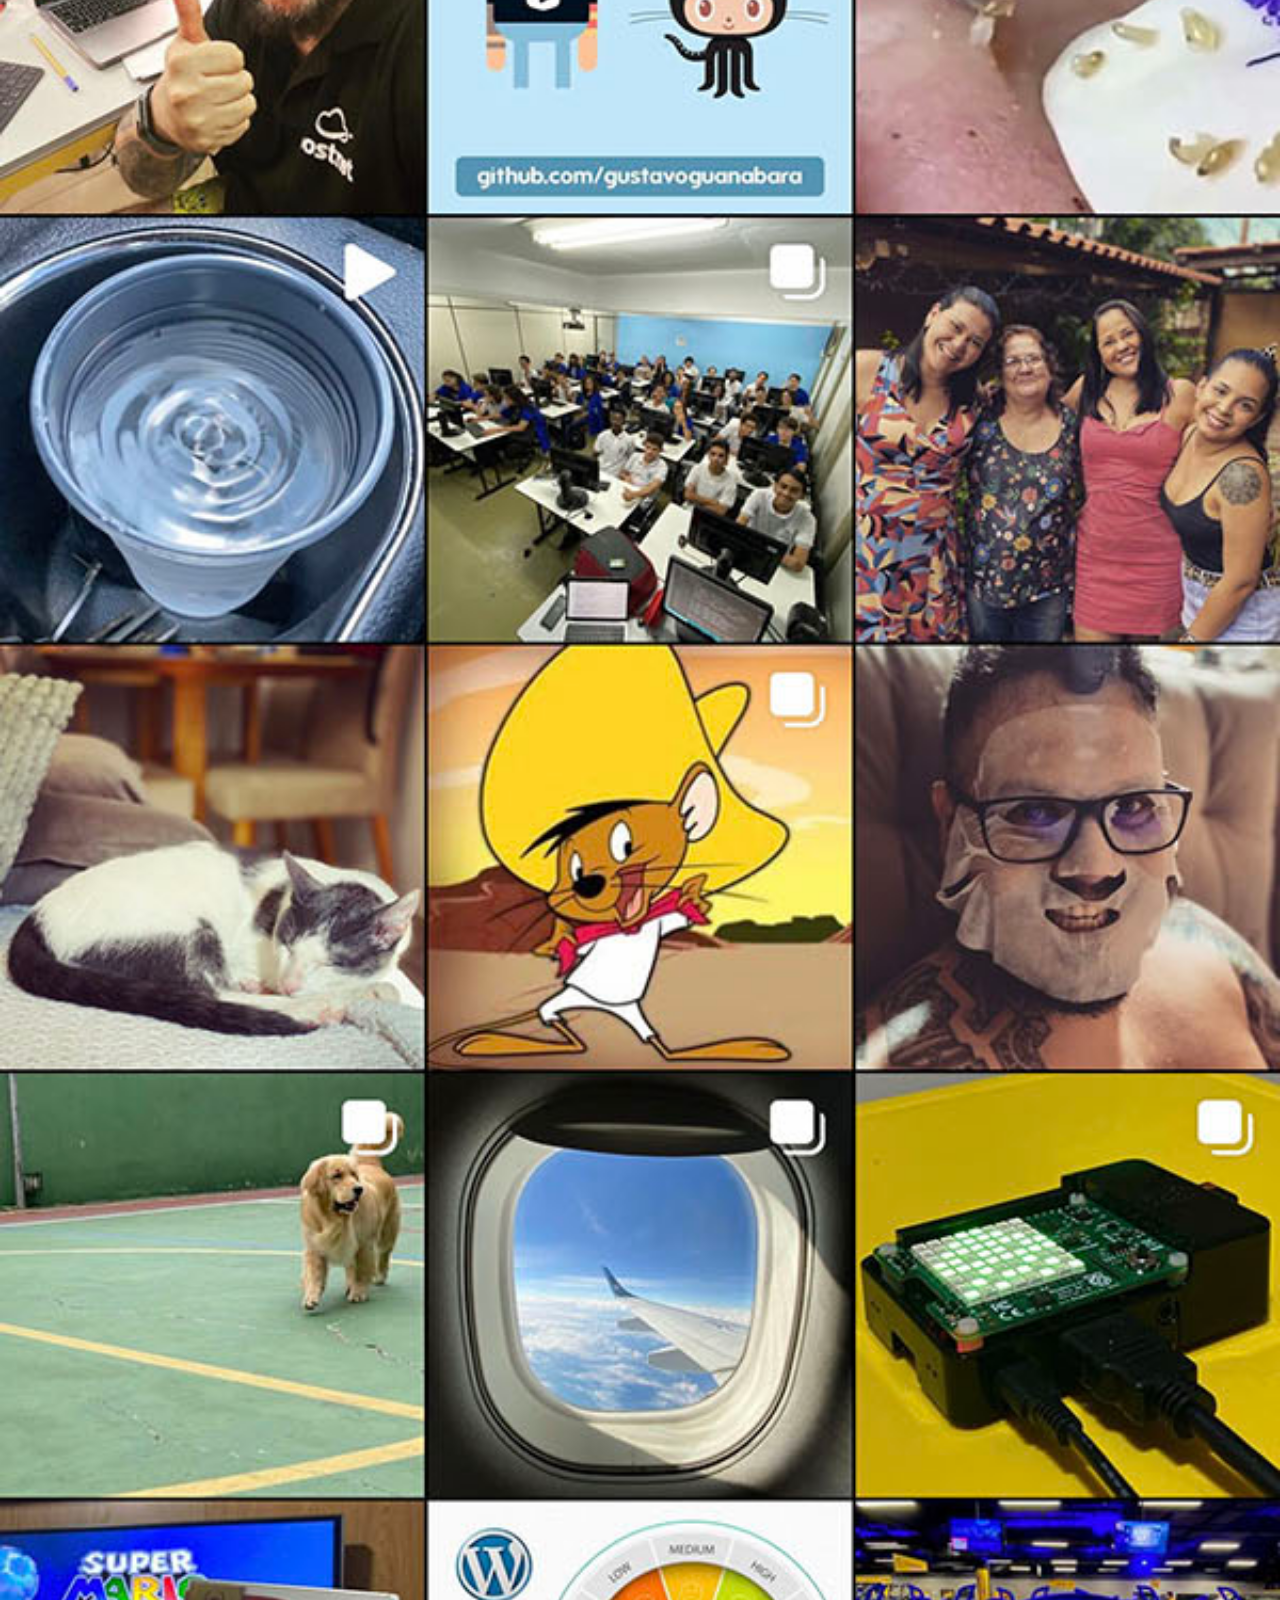
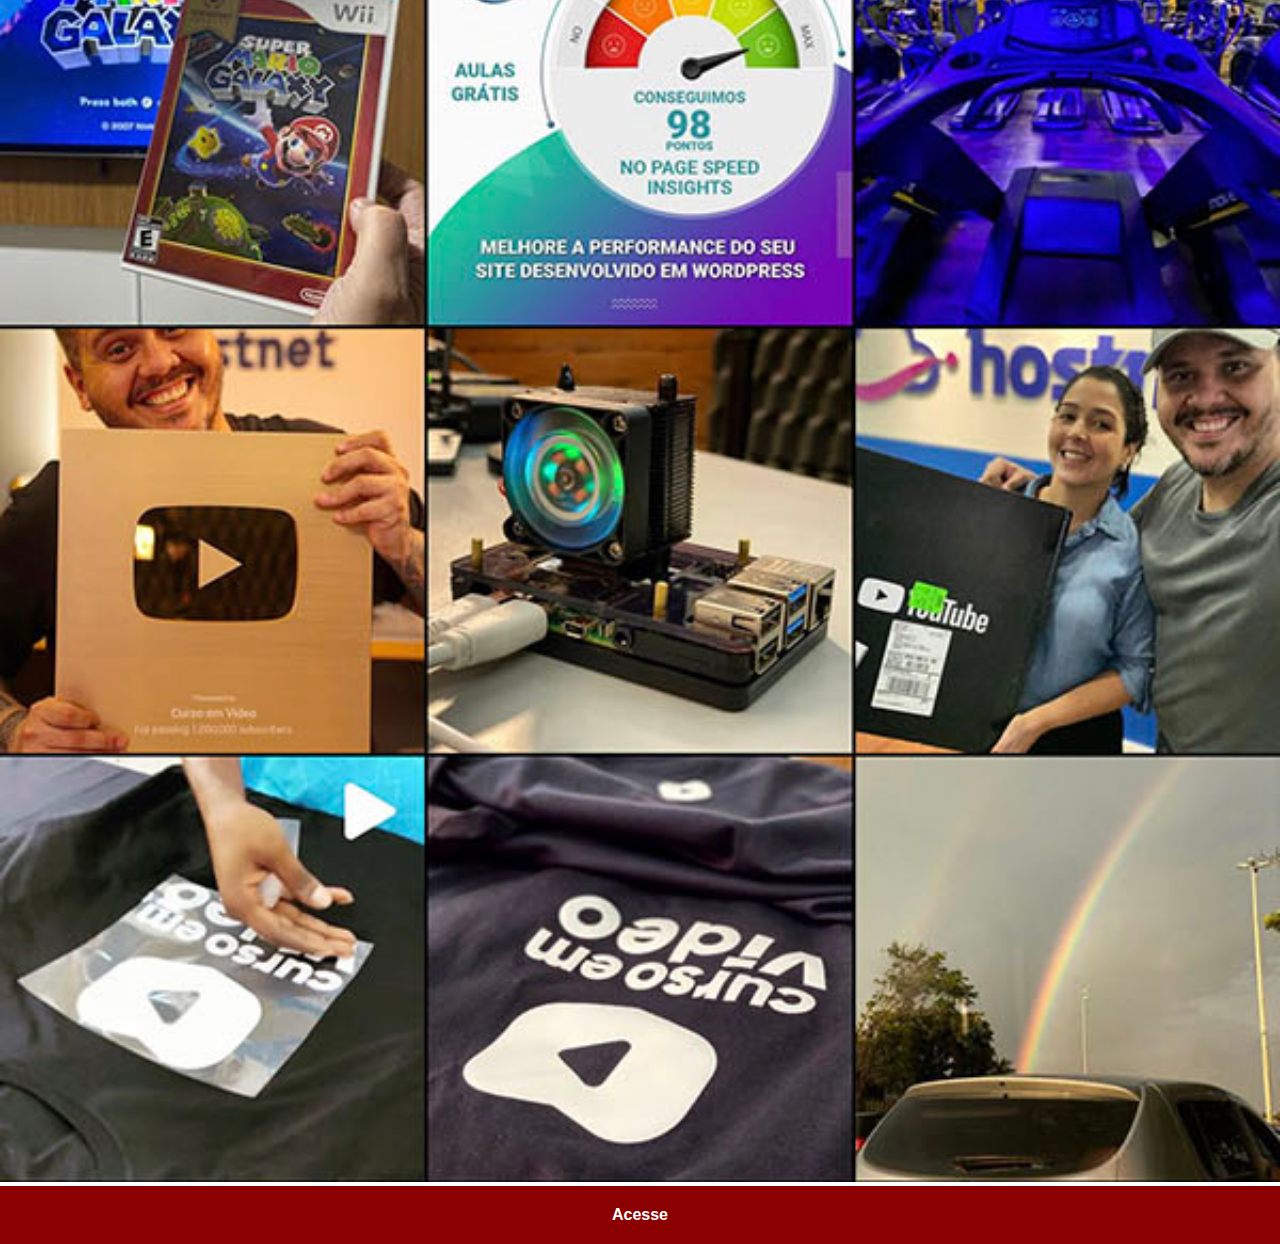
<file: instagram.html>
<!DOCTYPE html>
<html lang="pt-br">
<head>
    <meta charset="UTF-8">
    <meta name="viewport" content="width=device-width, initial-scale=1.0">
    <title>Instagram</title>
    <link rel="stylesheet" href="estilos/social.css">
</head>
<body>
    <img src="imagens/tela-instagram.jpg" alt="">
    <a href="https://www.instagram.com/gustavoguanabara/" target="_blank">Acesse</a>
</body>
</html>
</file>
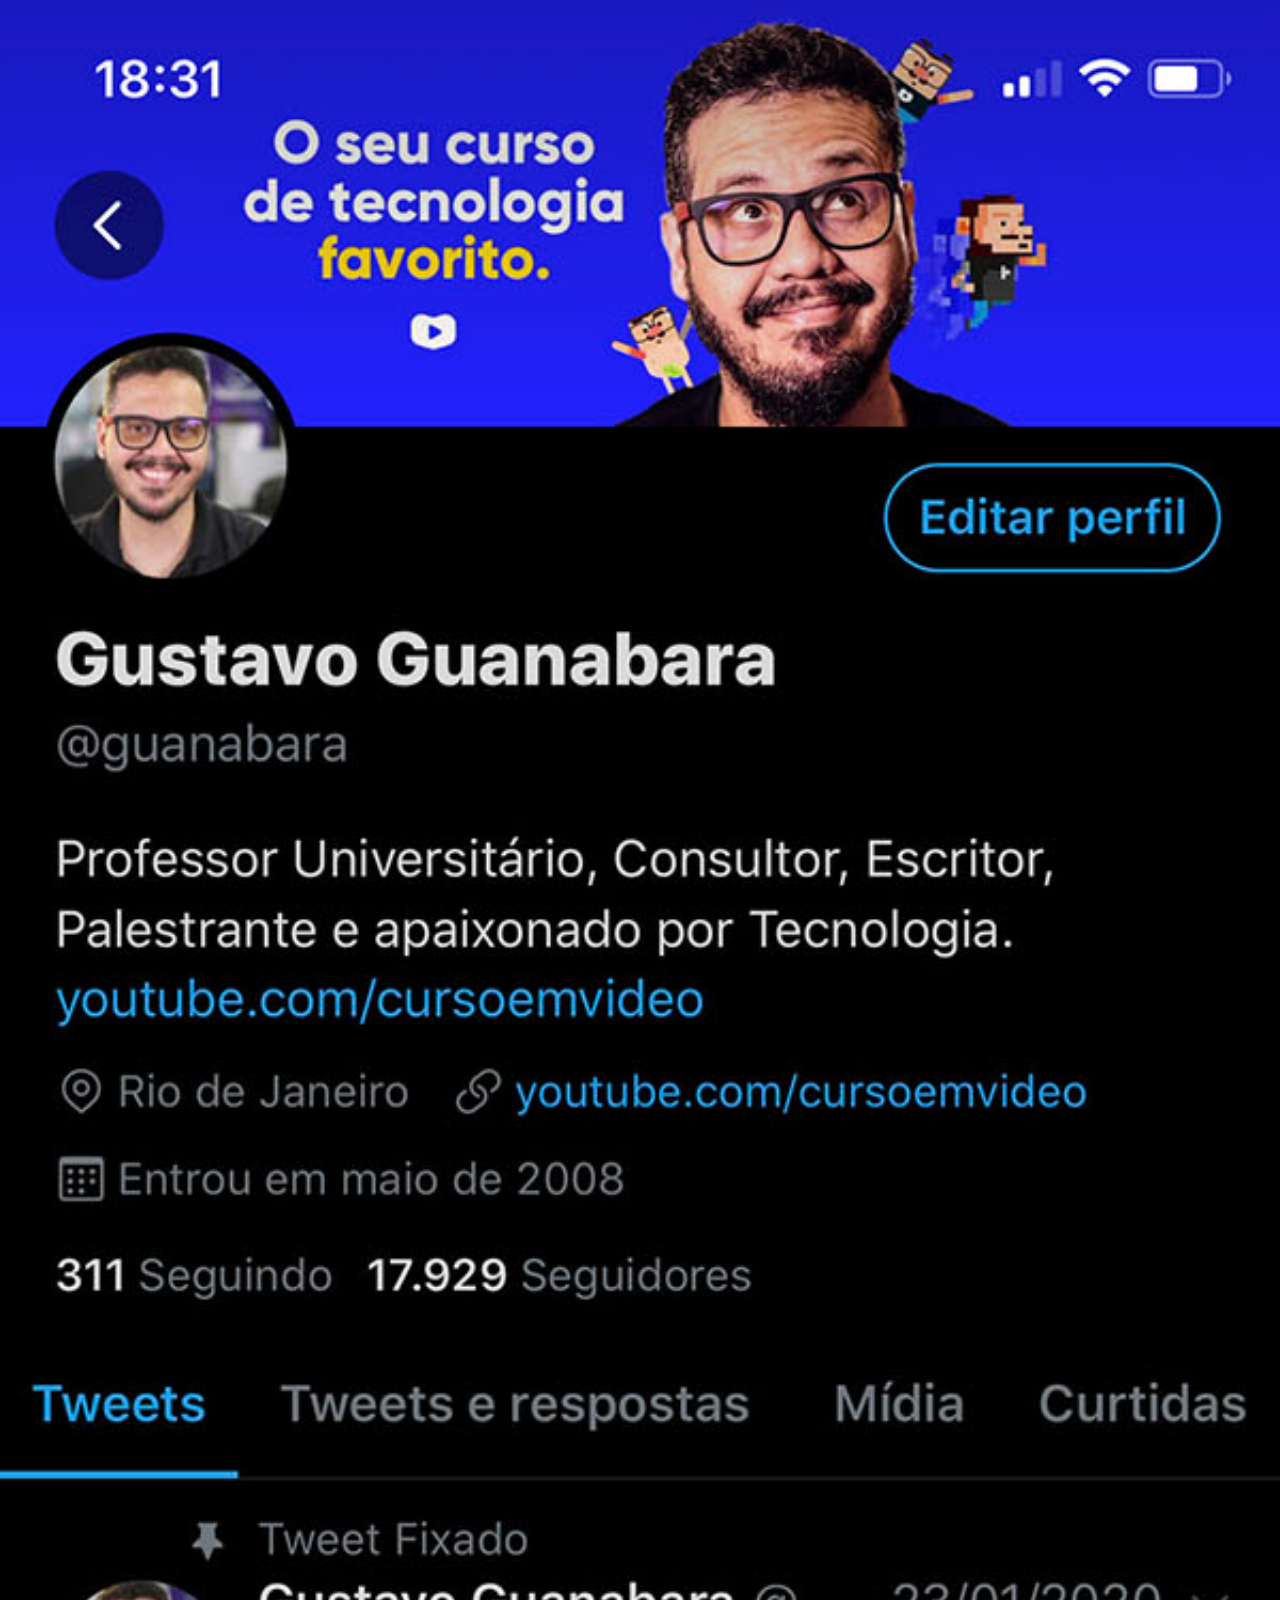
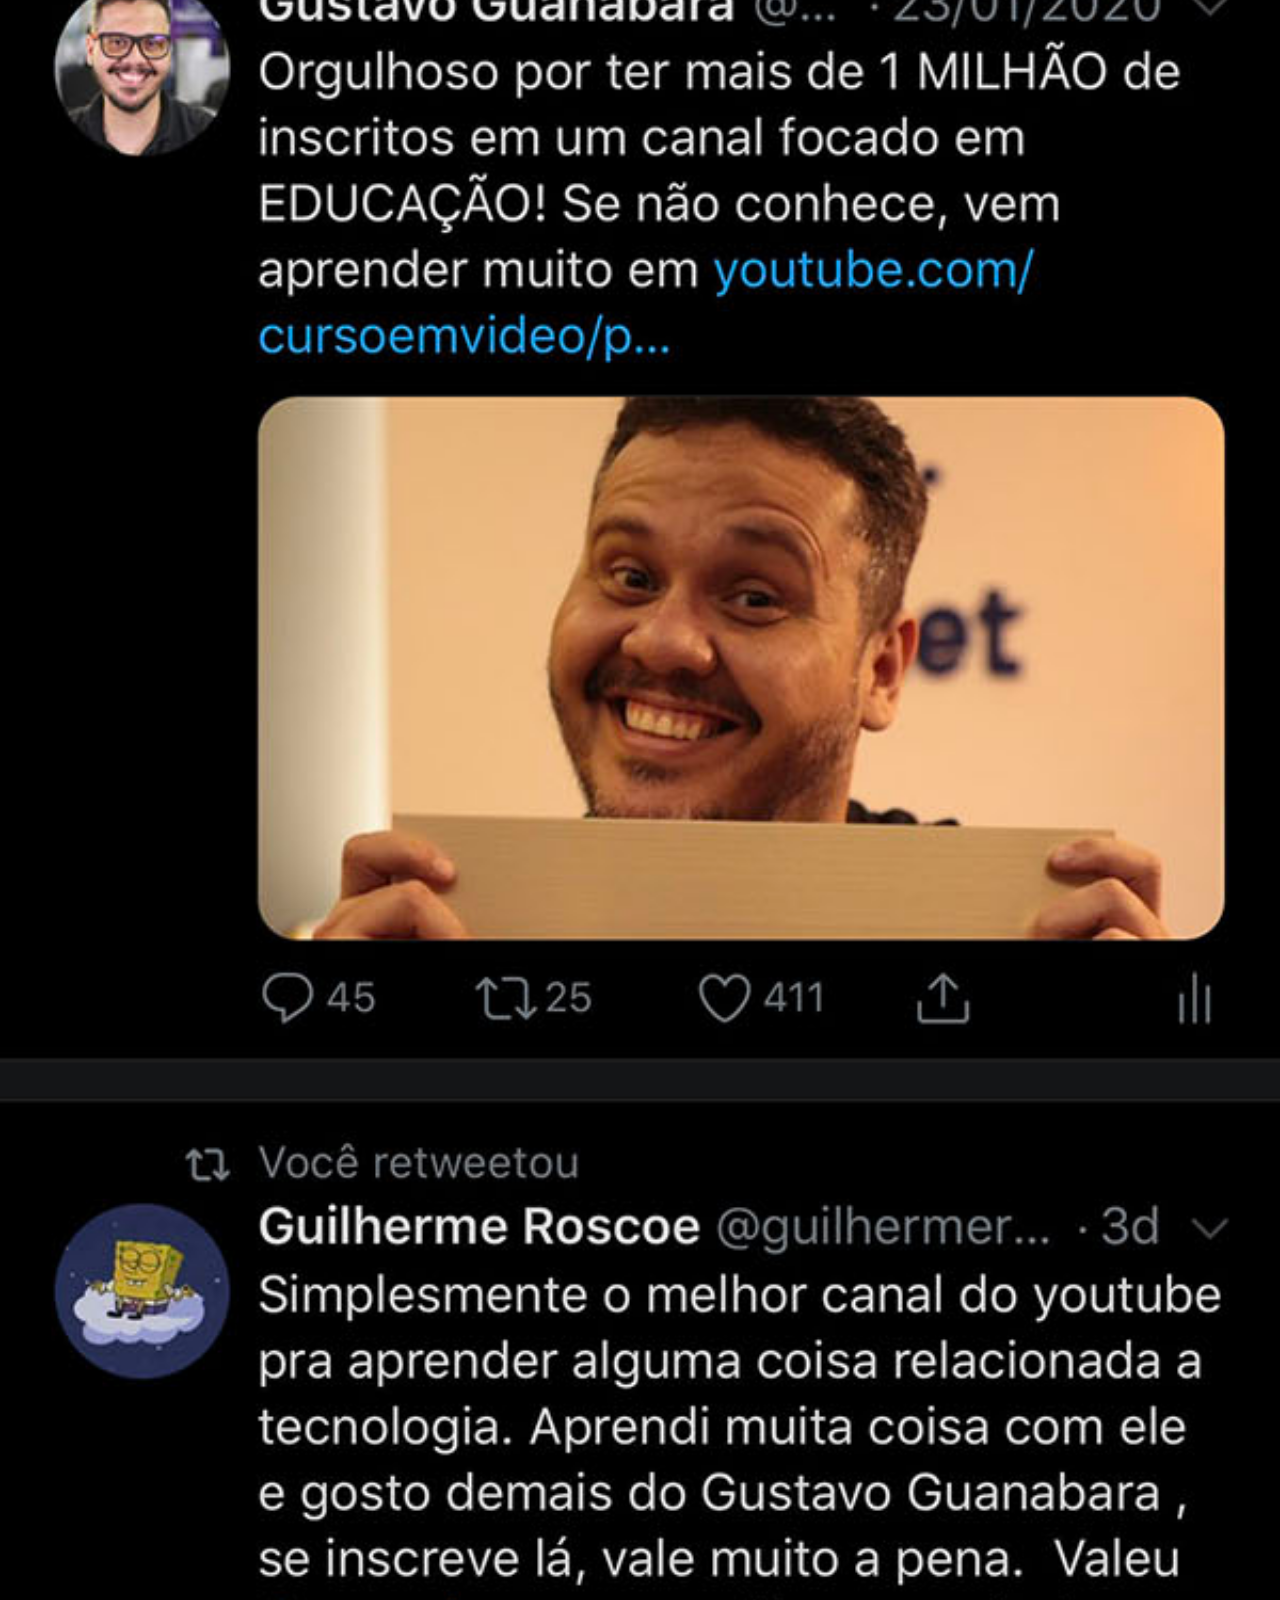
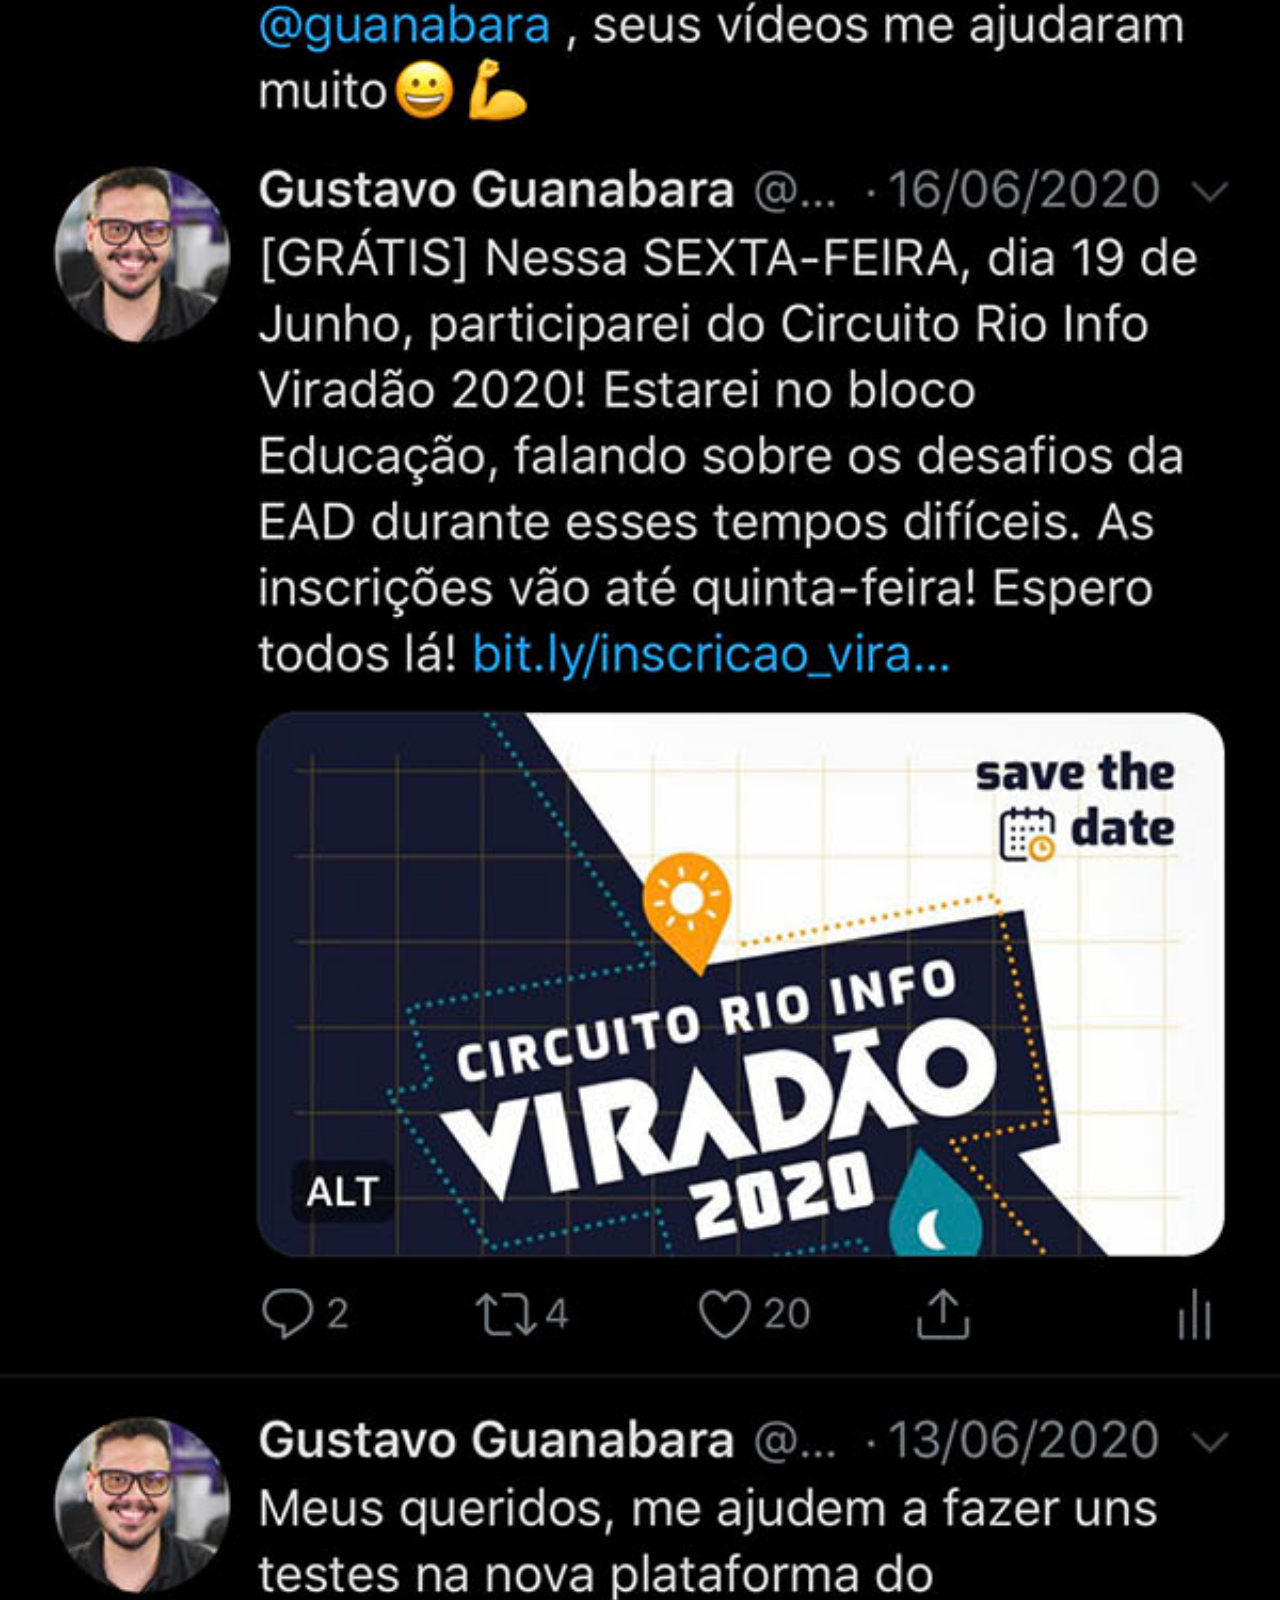
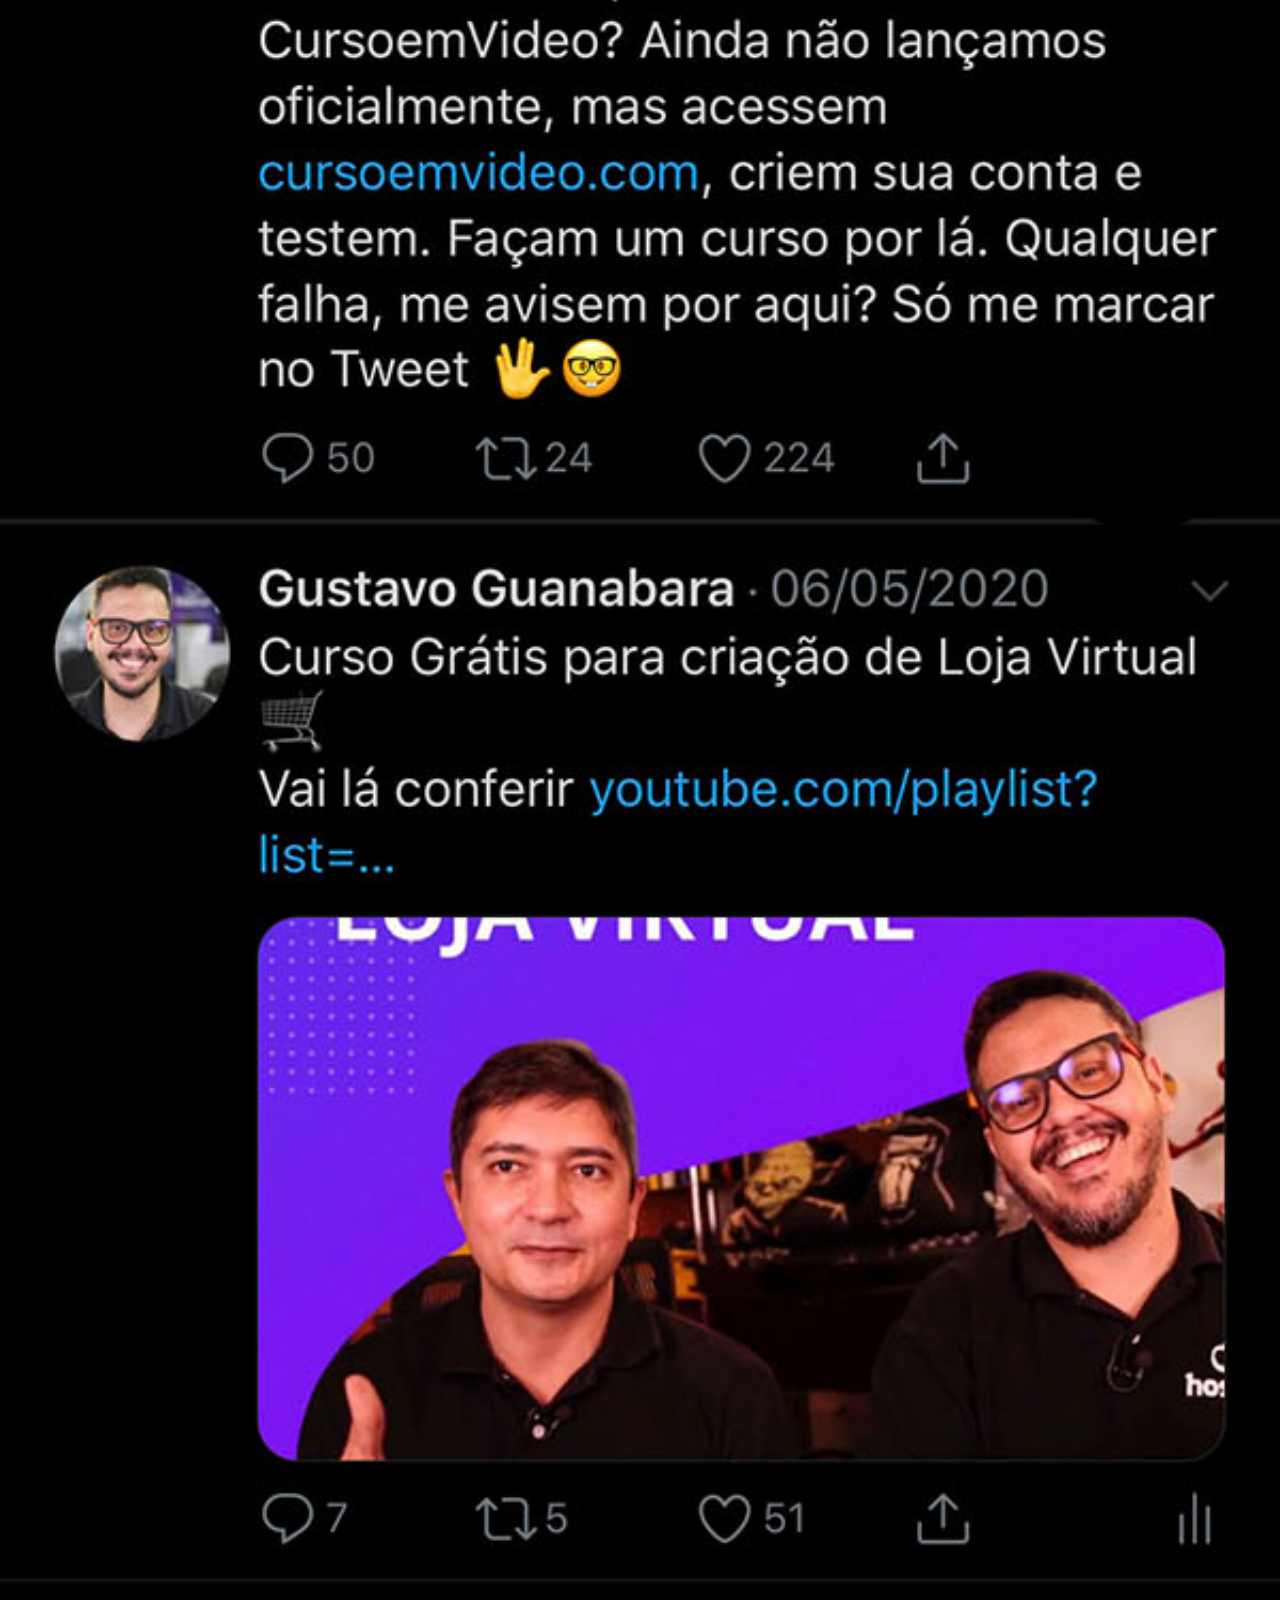
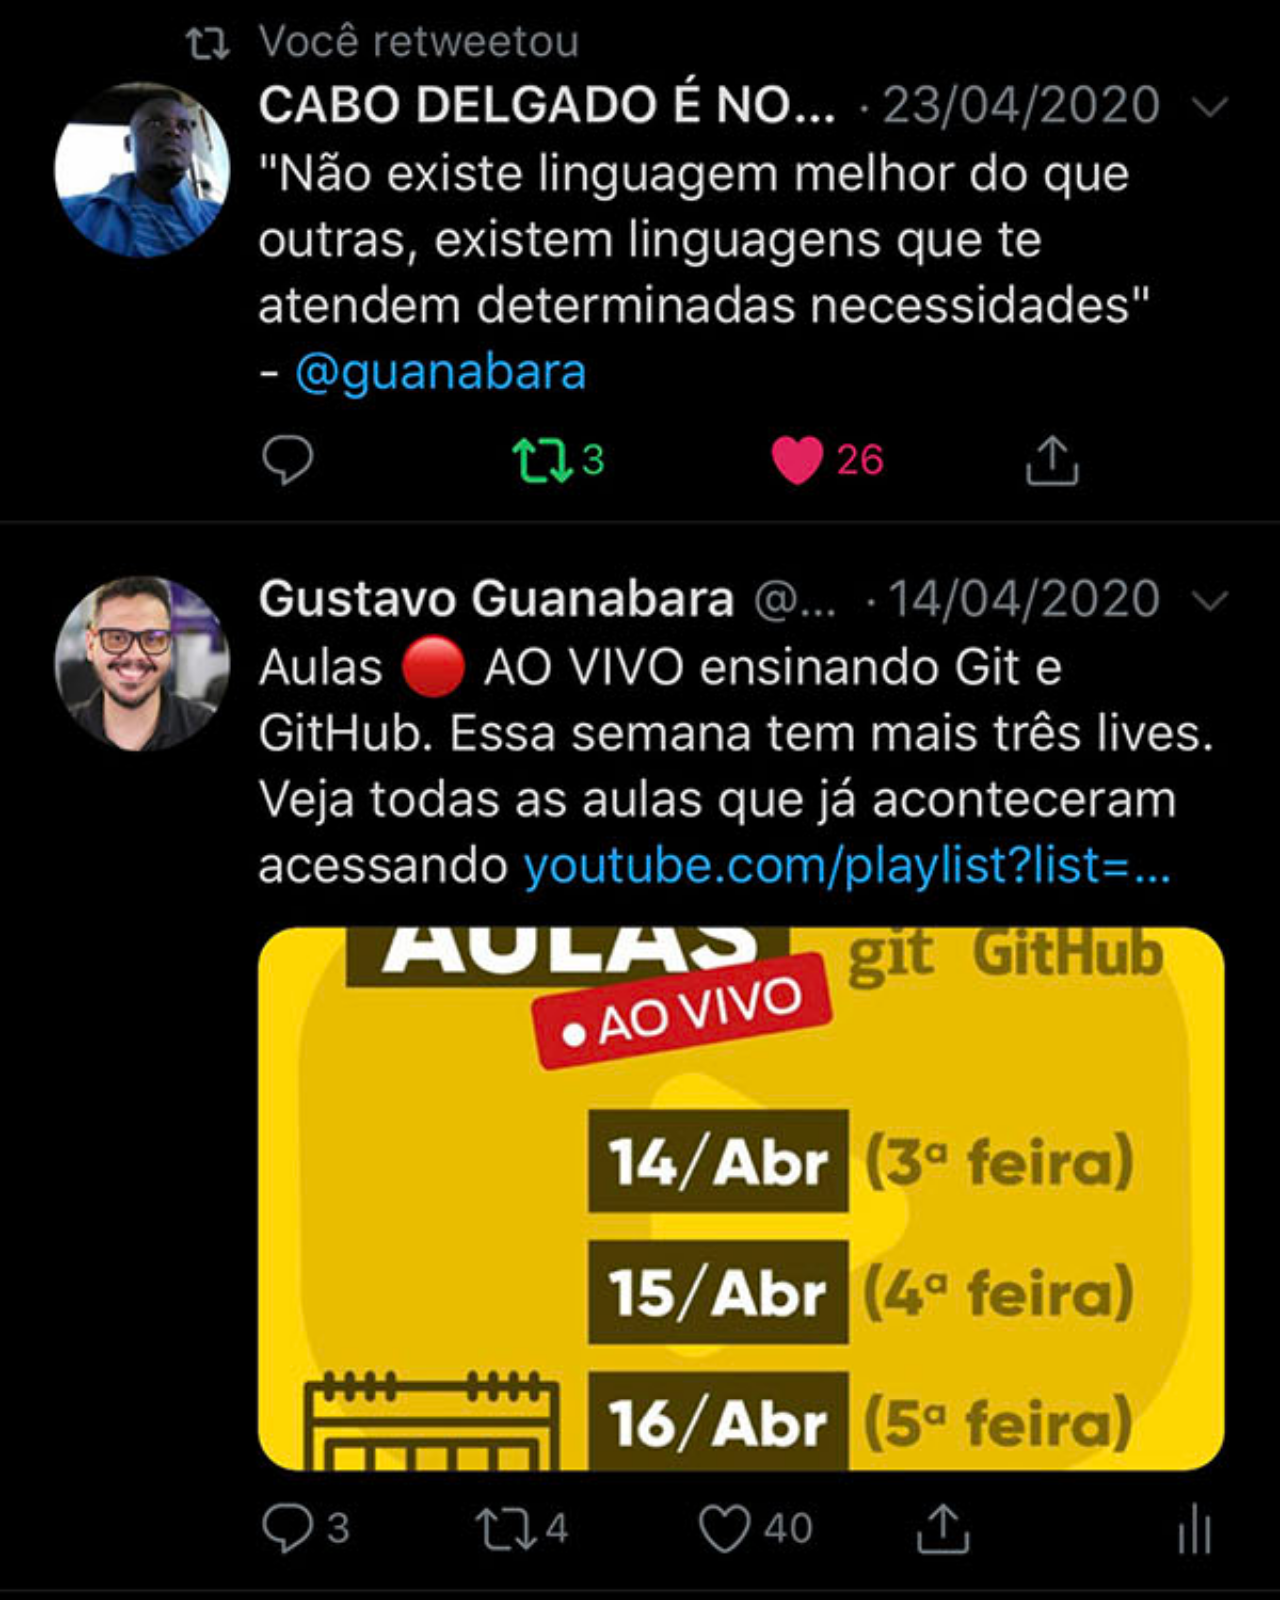
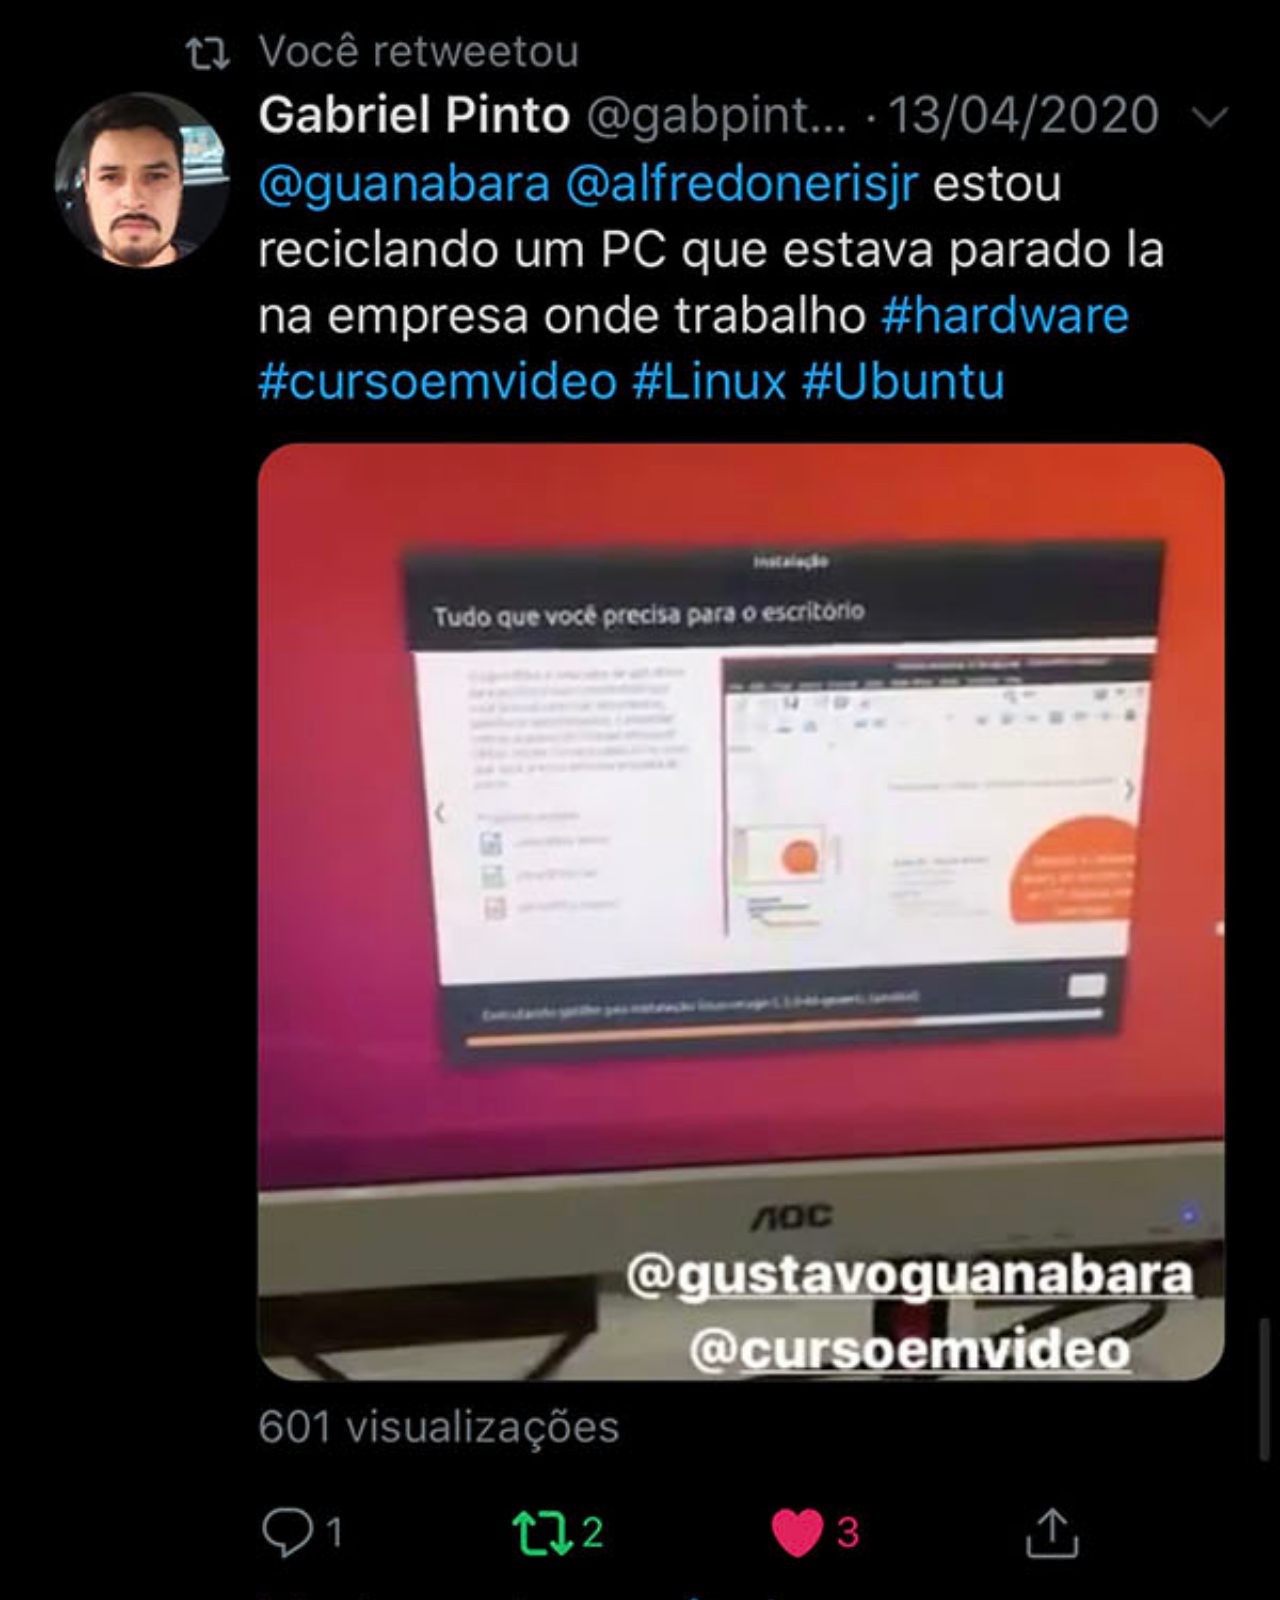
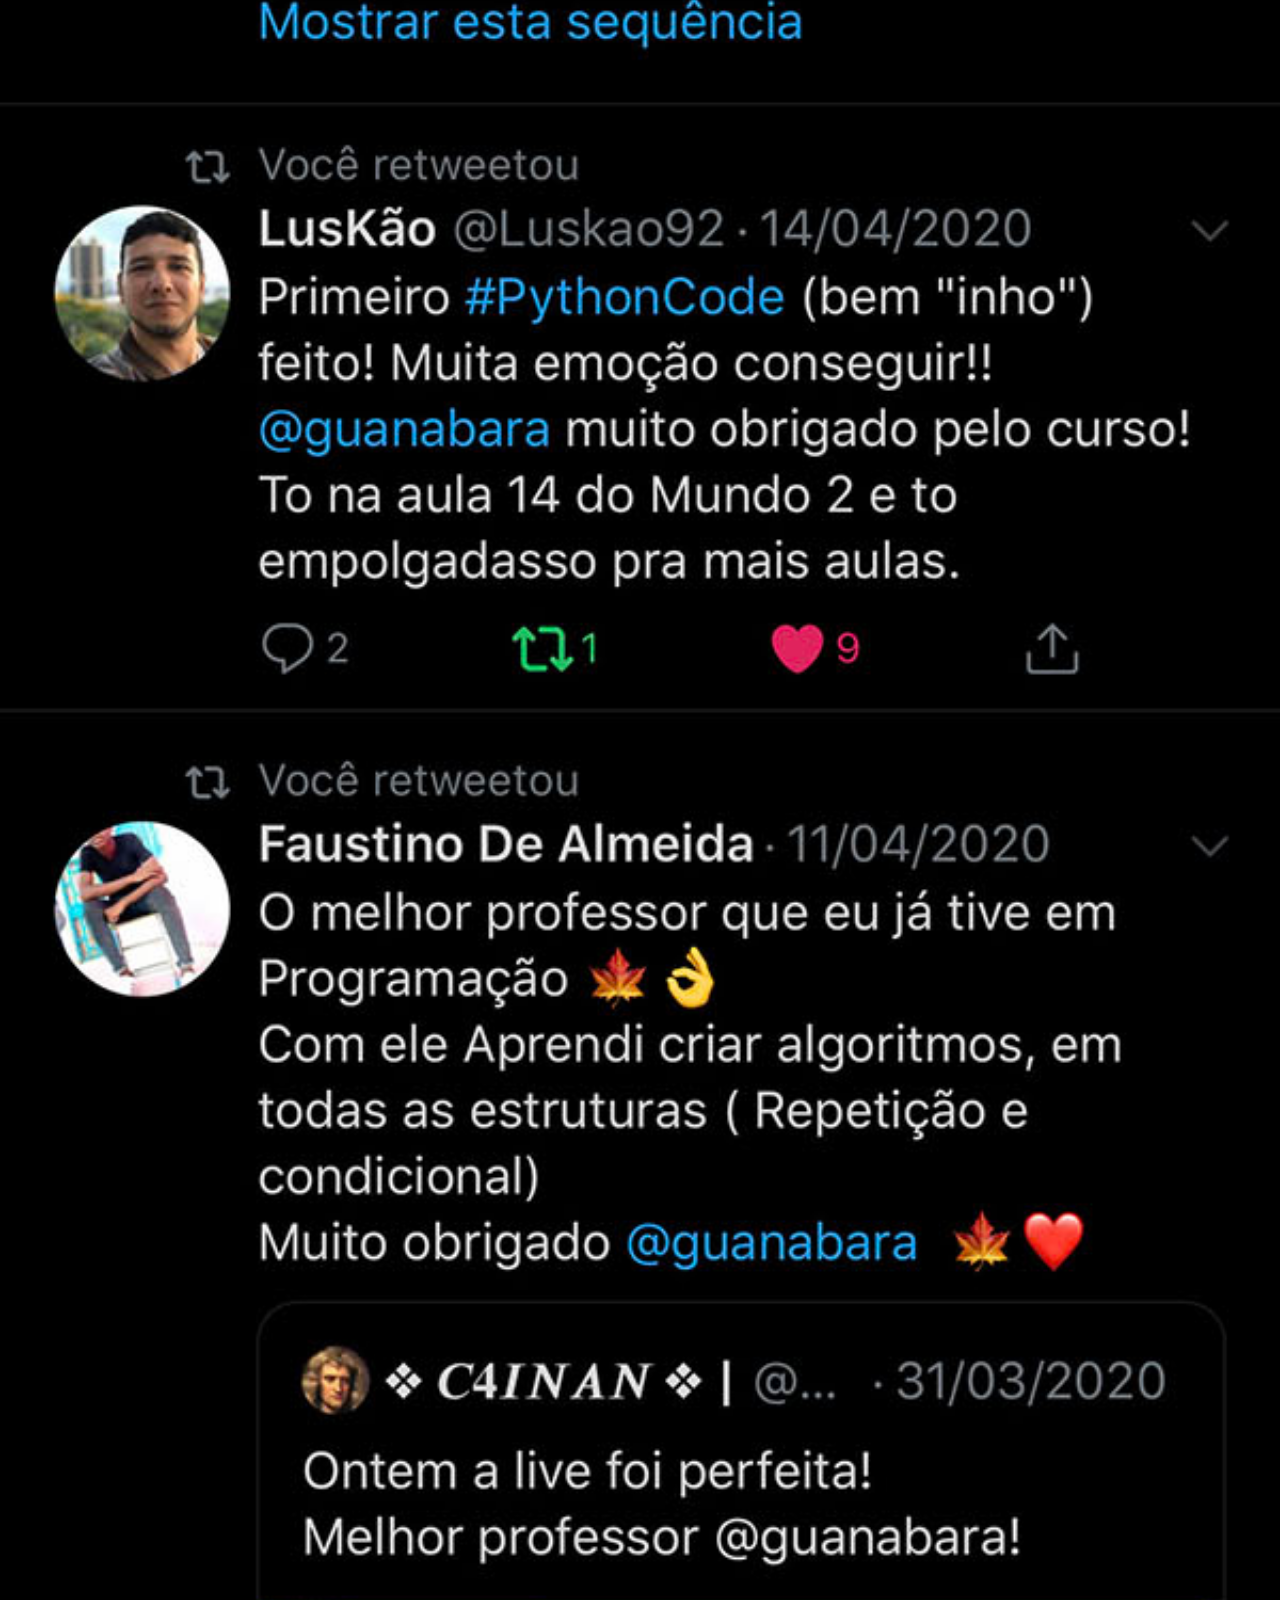
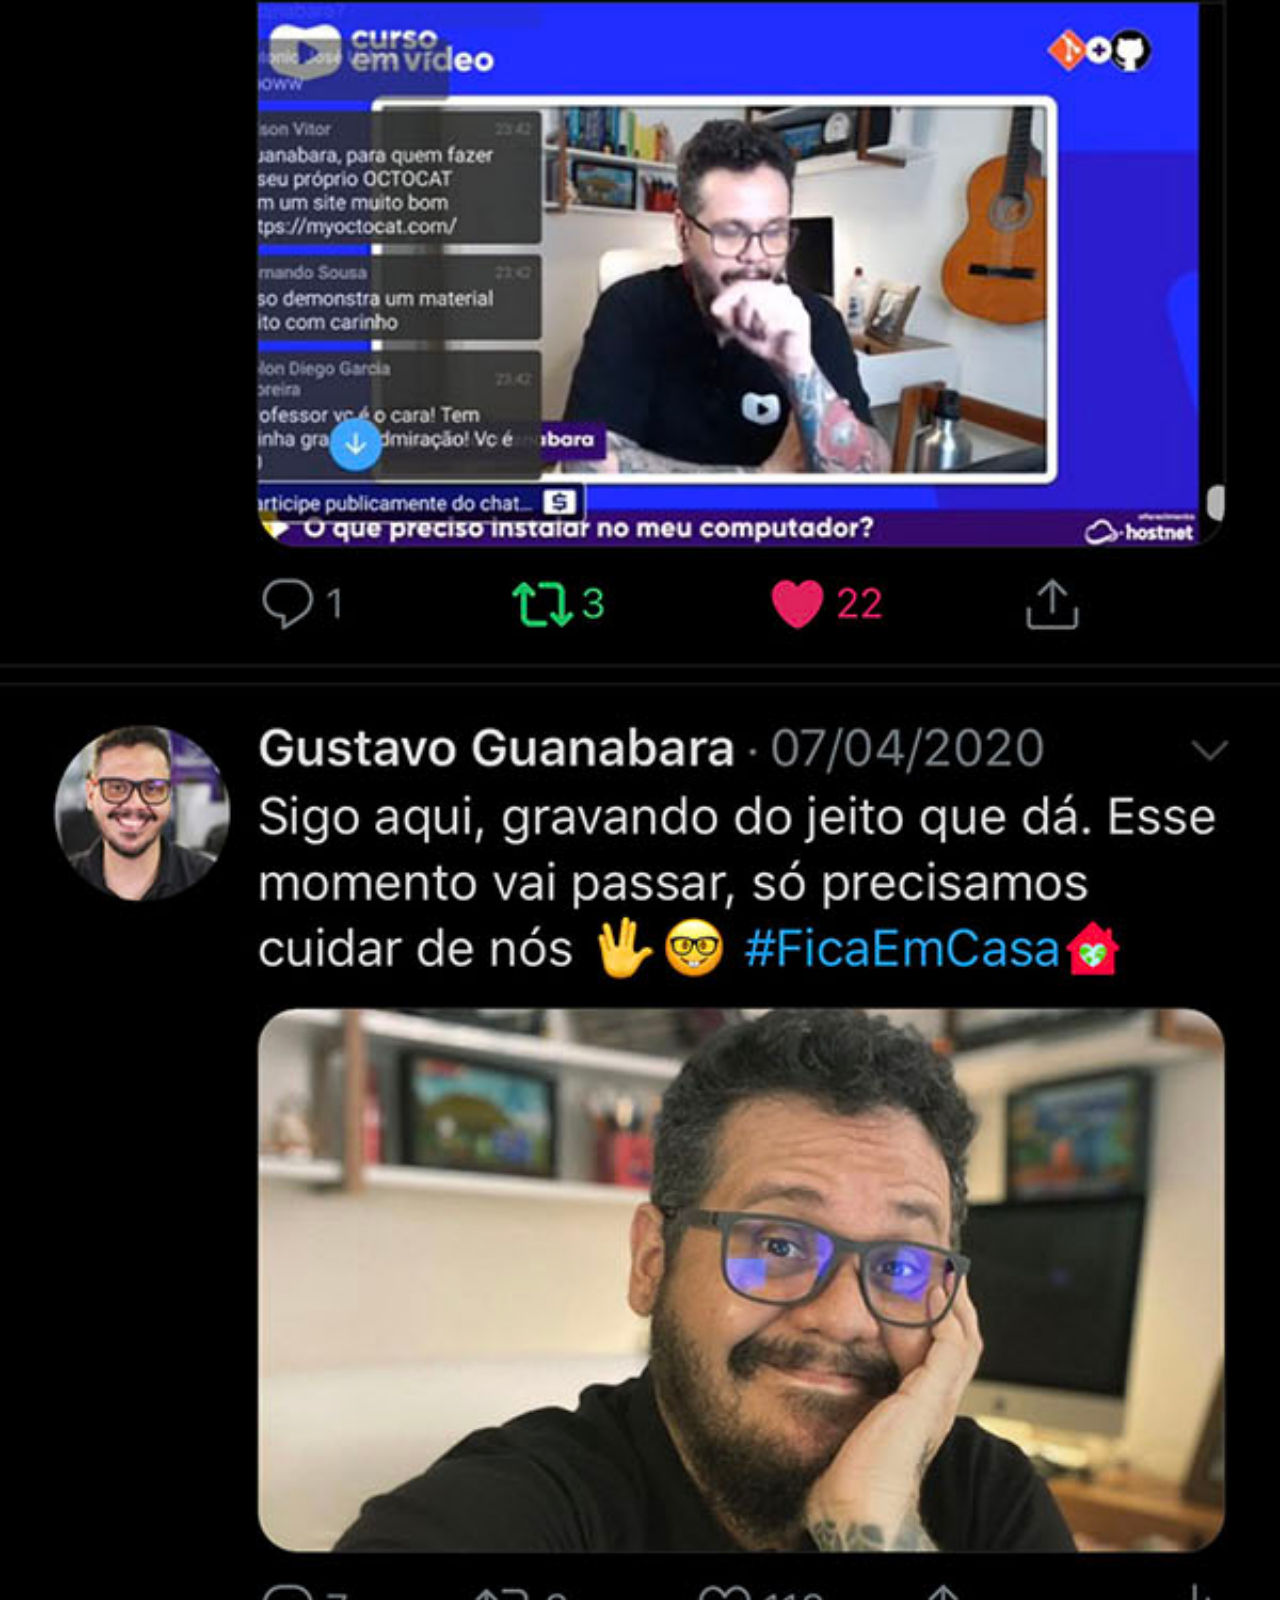
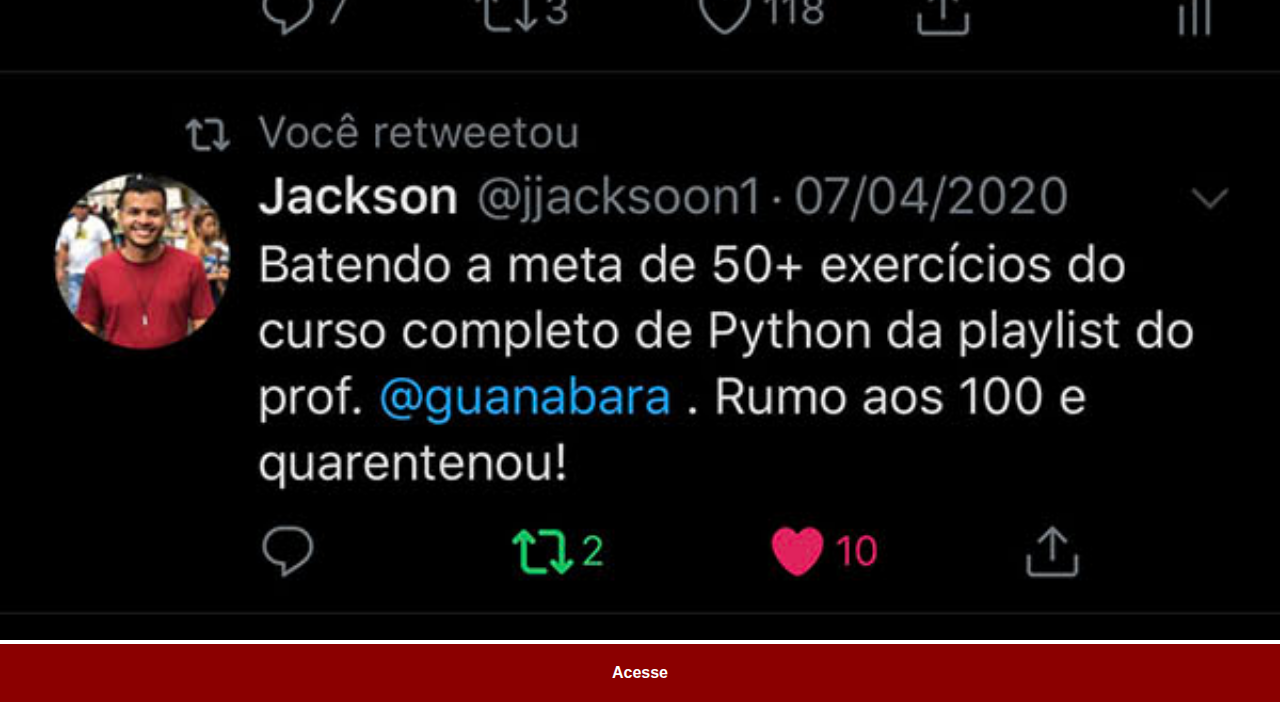
<file: twitter.html>
<!DOCTYPE html>
<html lang="pt-br">
<head>
    <meta charset="UTF-8">
    <meta name="viewport" content="width=device-width, initial-scale=1.0">
    <title>Twitter</title>
    <link rel="stylesheet" href="estilos/social.css">
</head>
<body>
    <img src="imagens/tela-twitter.jpg" alt="">
    <a href="twitter.com" target="_blank">Acesse</a>
</body>
</html>
</file>
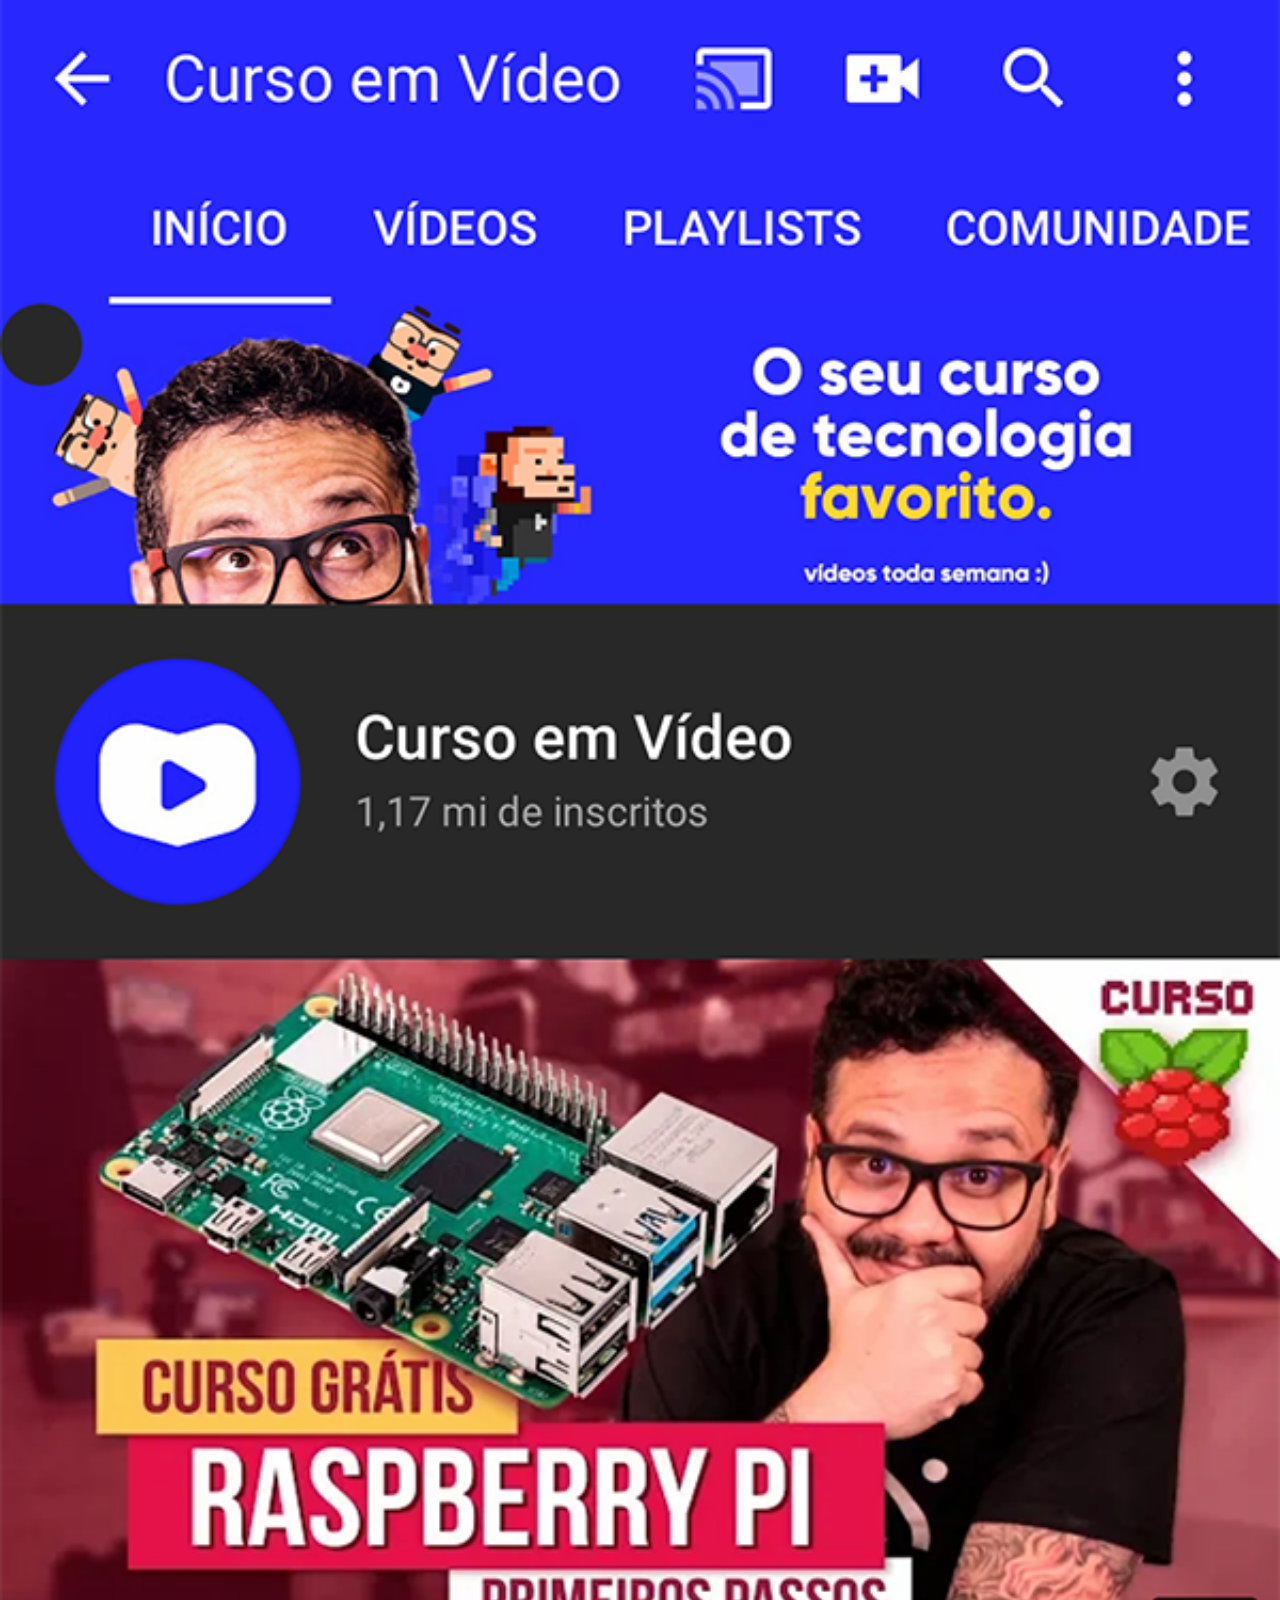
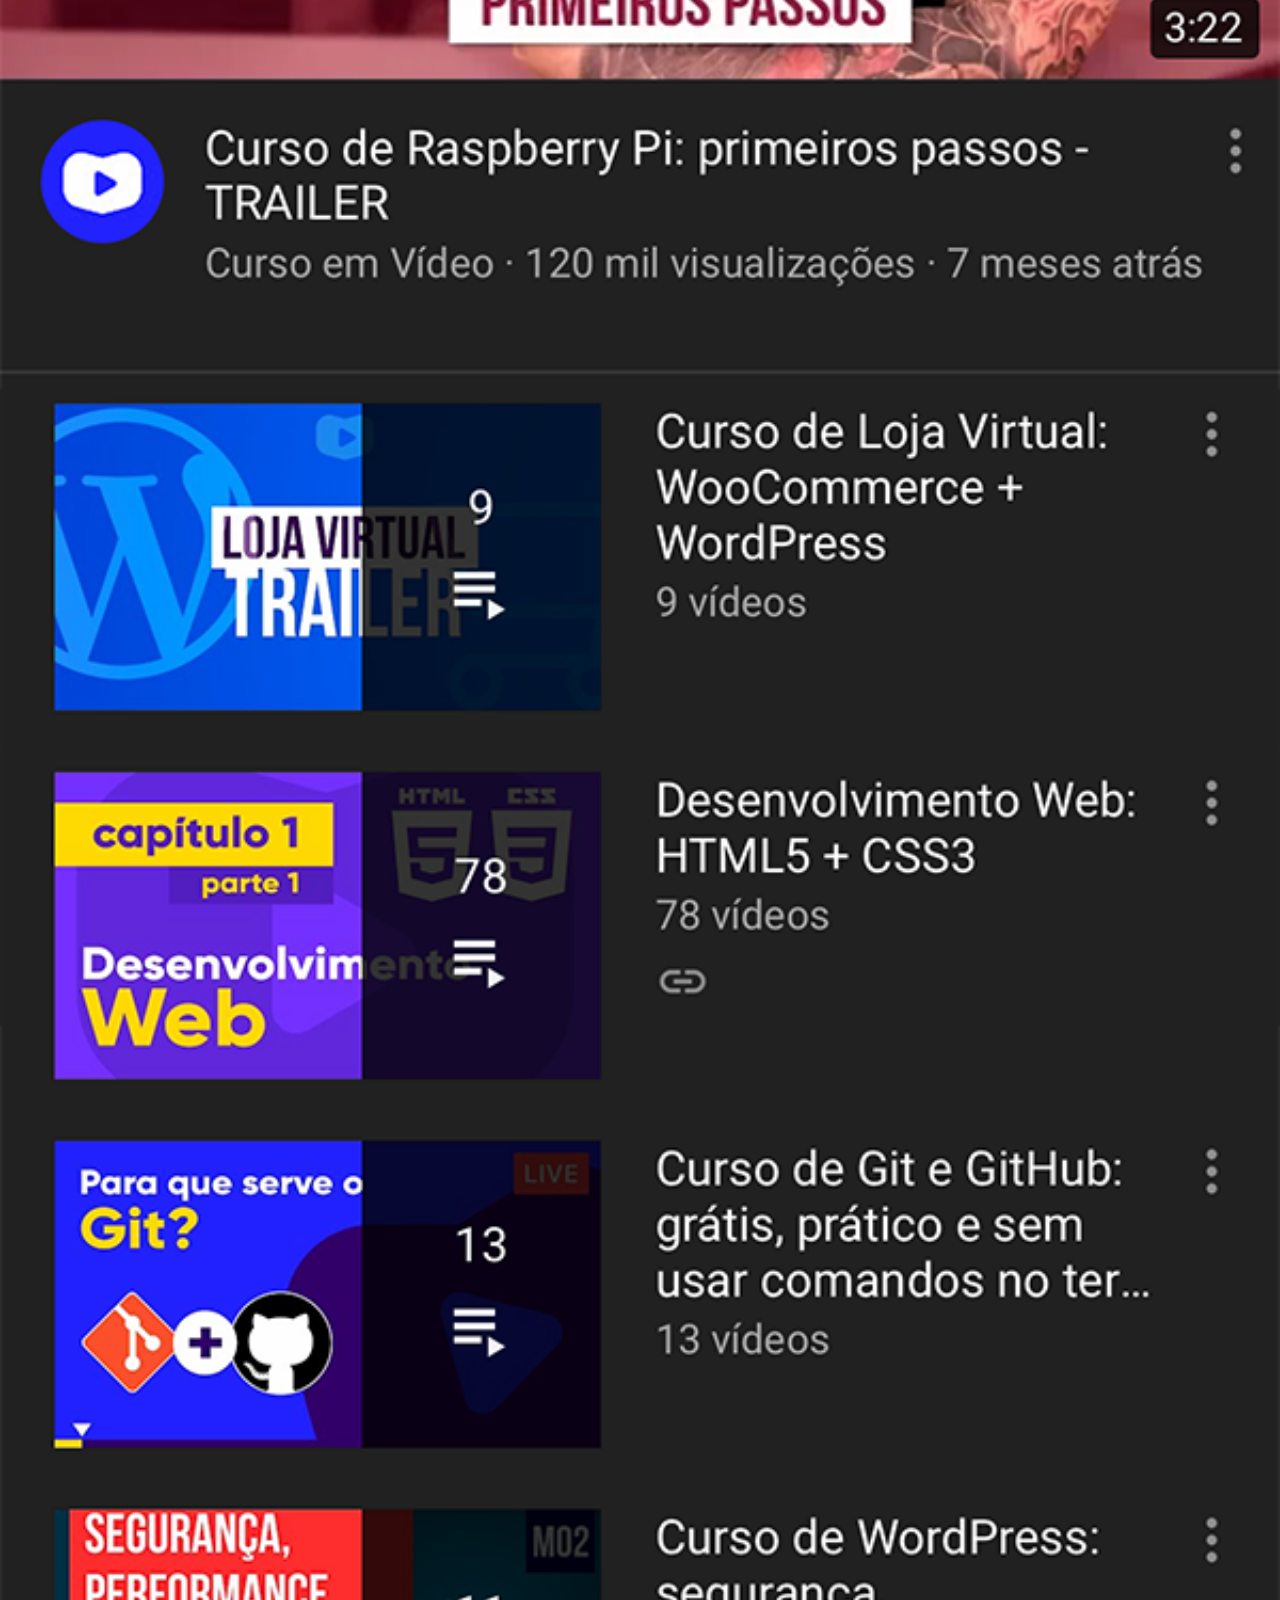
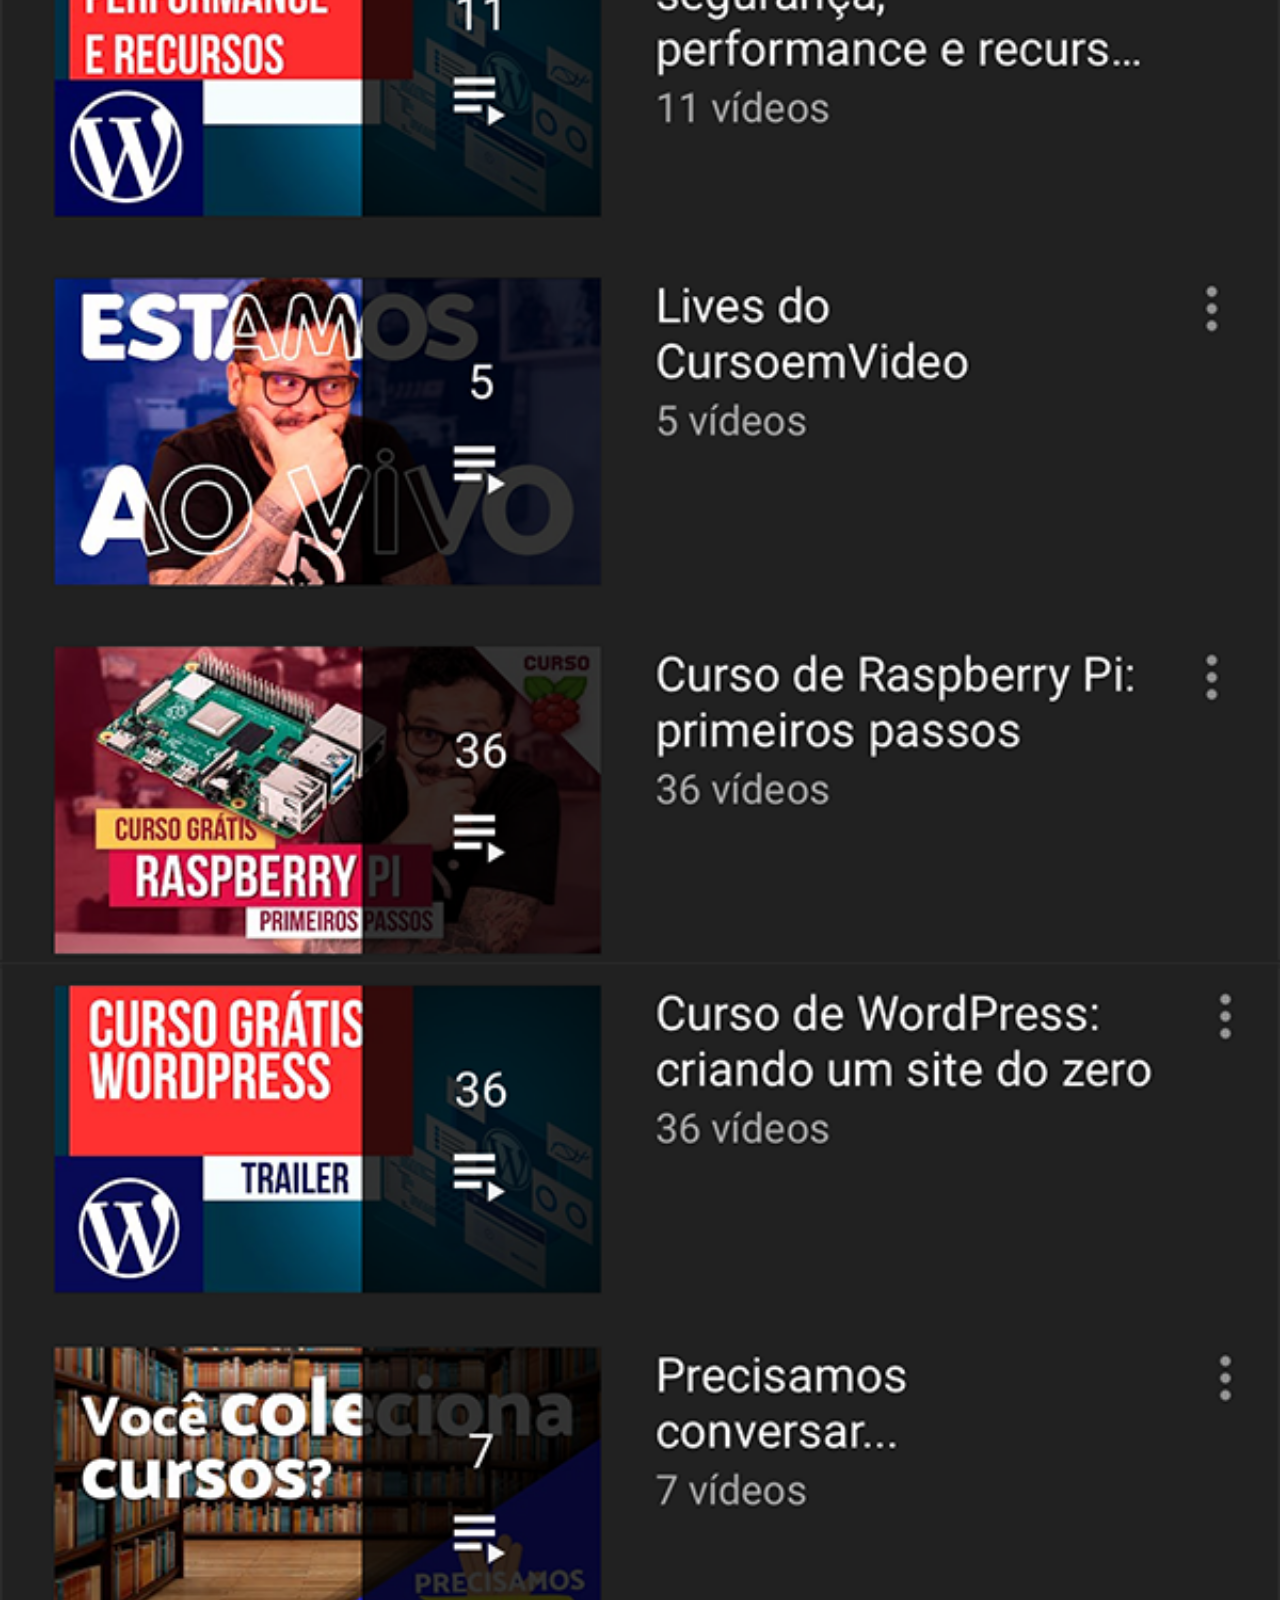
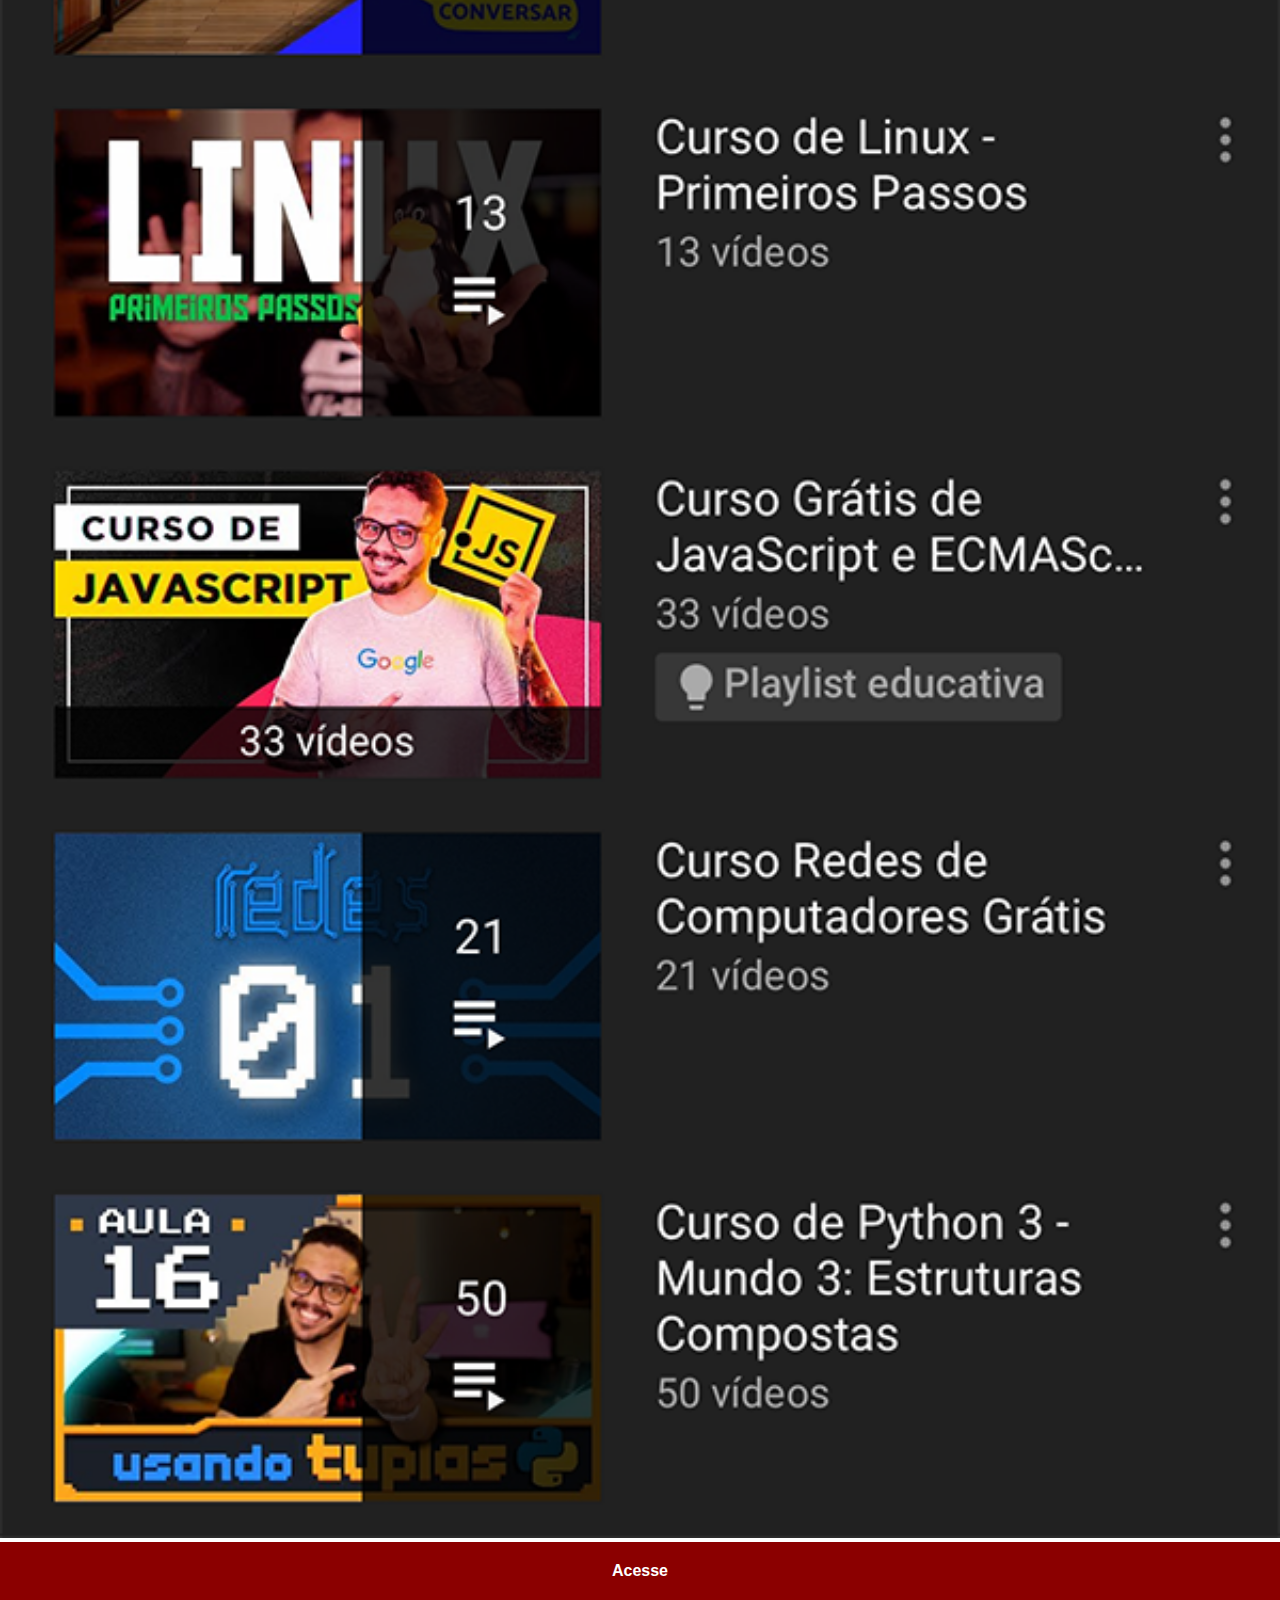
<file: youtube.html>
<!DOCTYPE html>
<html lang="pt-br">
<head>
    <meta charset="UTF-8">
    <meta name="viewport" content="width=device-width, initial-scale=1.0">
    <title>Youtube</title>
    <link rel="stylesheet" href="estilos/social.css">
</head>
<body>
    <img src="imagens/tela-youtube.png" alt="Youtube">
    <a href="https://www.youtube.com/use/cursoemvideo/playlists" target="_blank">Acesse</a>
</body>
</html>
</file>
<file: estilos/style.css>
@charset "UTF-8";

|* {
    margin: 0px;
    padding: 0px;
    font-family: Arial, Helvetica, sans-serif;
}

html, body {
    height: 100vh;
    width: 100vw;
    background-color: black;
    margin: 0px;
   
}
body {
    background: url(../imagens/fundo-madeira.jpg) no-repeat top center;
    background-size: cover;
    background-attachment: fixed;
}

main {
    margin: 0px;
    padding: 0px;
    position: relative;
    height: 100vh;
    
    
}
section#telefone {
    margin: 0px;
    padding: 0px;
    position: absolute;
    height: 627px;
    width: 311px;
 
    background: url(../imagens/frame-iphone.png);
   
    top: 50vh;
    left: 50vw;
    transform: translate(-50%, -50%);
}
iframe#tela {
    position: relative;
    top: 81px;
    left: 23px;
    width: 265px;
    height: 468px;
}
section#redes-sociais img {
    width: 50px;
    margin: 10px;
    border-radius: 50%;
    box-shadow: 2px 2px 5px rgba(0, 0, 0, 0.649);
    box-sizing: border-box;
}

section#redes-sociais {
    text-align: right;
}
section#redes-sociais img:hover {
    border: 2px solid rgba(255, 255, 255, 0.745);
    transform: translate(-3px);
    transition: transform .3s, border 1s;
    box-shadow: 5px 5px 10px rgba(0, 0, 0, 0.677);
}
section#redes-sociais img:active {
    transform: scale(95%);
}
</file>
<file: estilos/social.css>
@charset "UTF-8";

* {
    margin: 0px;
    padding: 0px;
    font-family: Arial, Helvetica, sans-serif;

}
::-webkit-scrollbar {
    width: 0px;
    height: 0px;
}

img {
    width: 100vw;

}


a {
    display: block;
    background-color: darkred;
    color: white;
    padding: 20px;
    text-align: center;
    font-weight: bolder;
    text-decoration: none;

}
a:hover {
    background-color: red;
}
</file>
